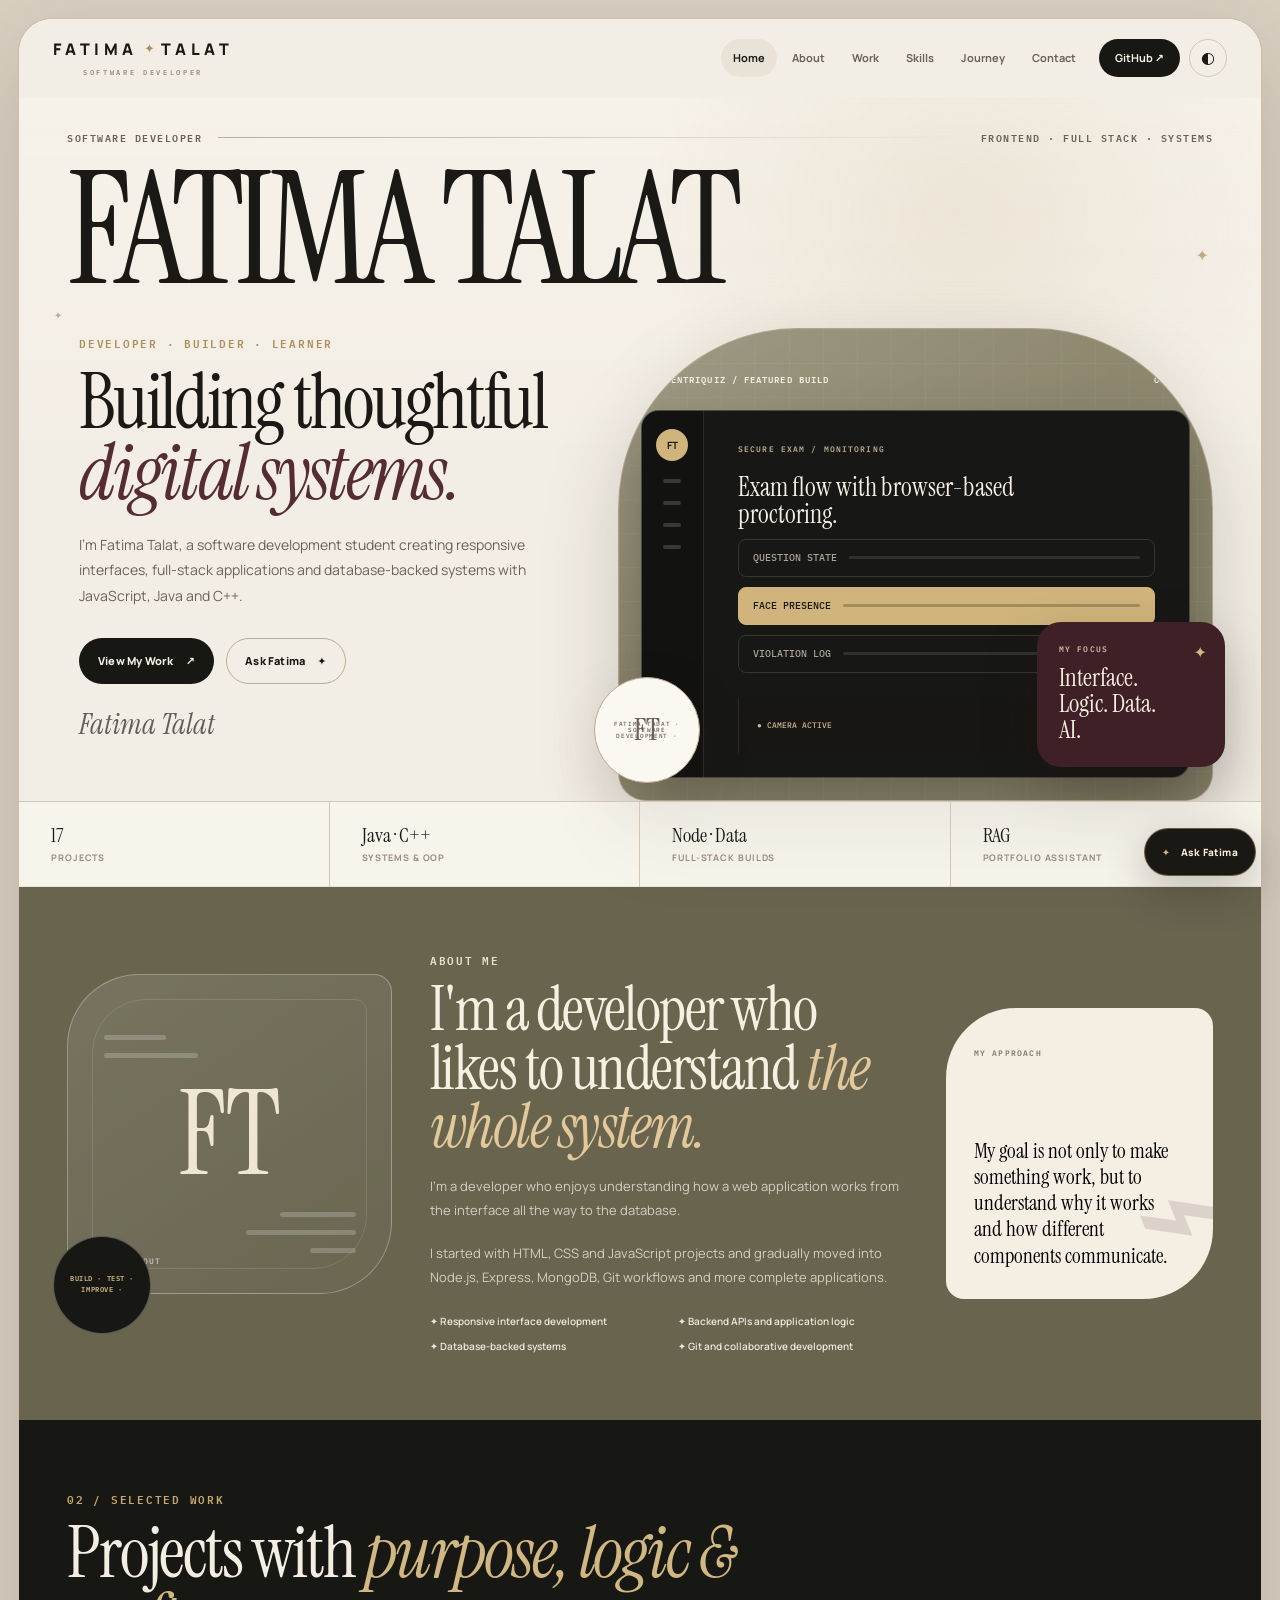
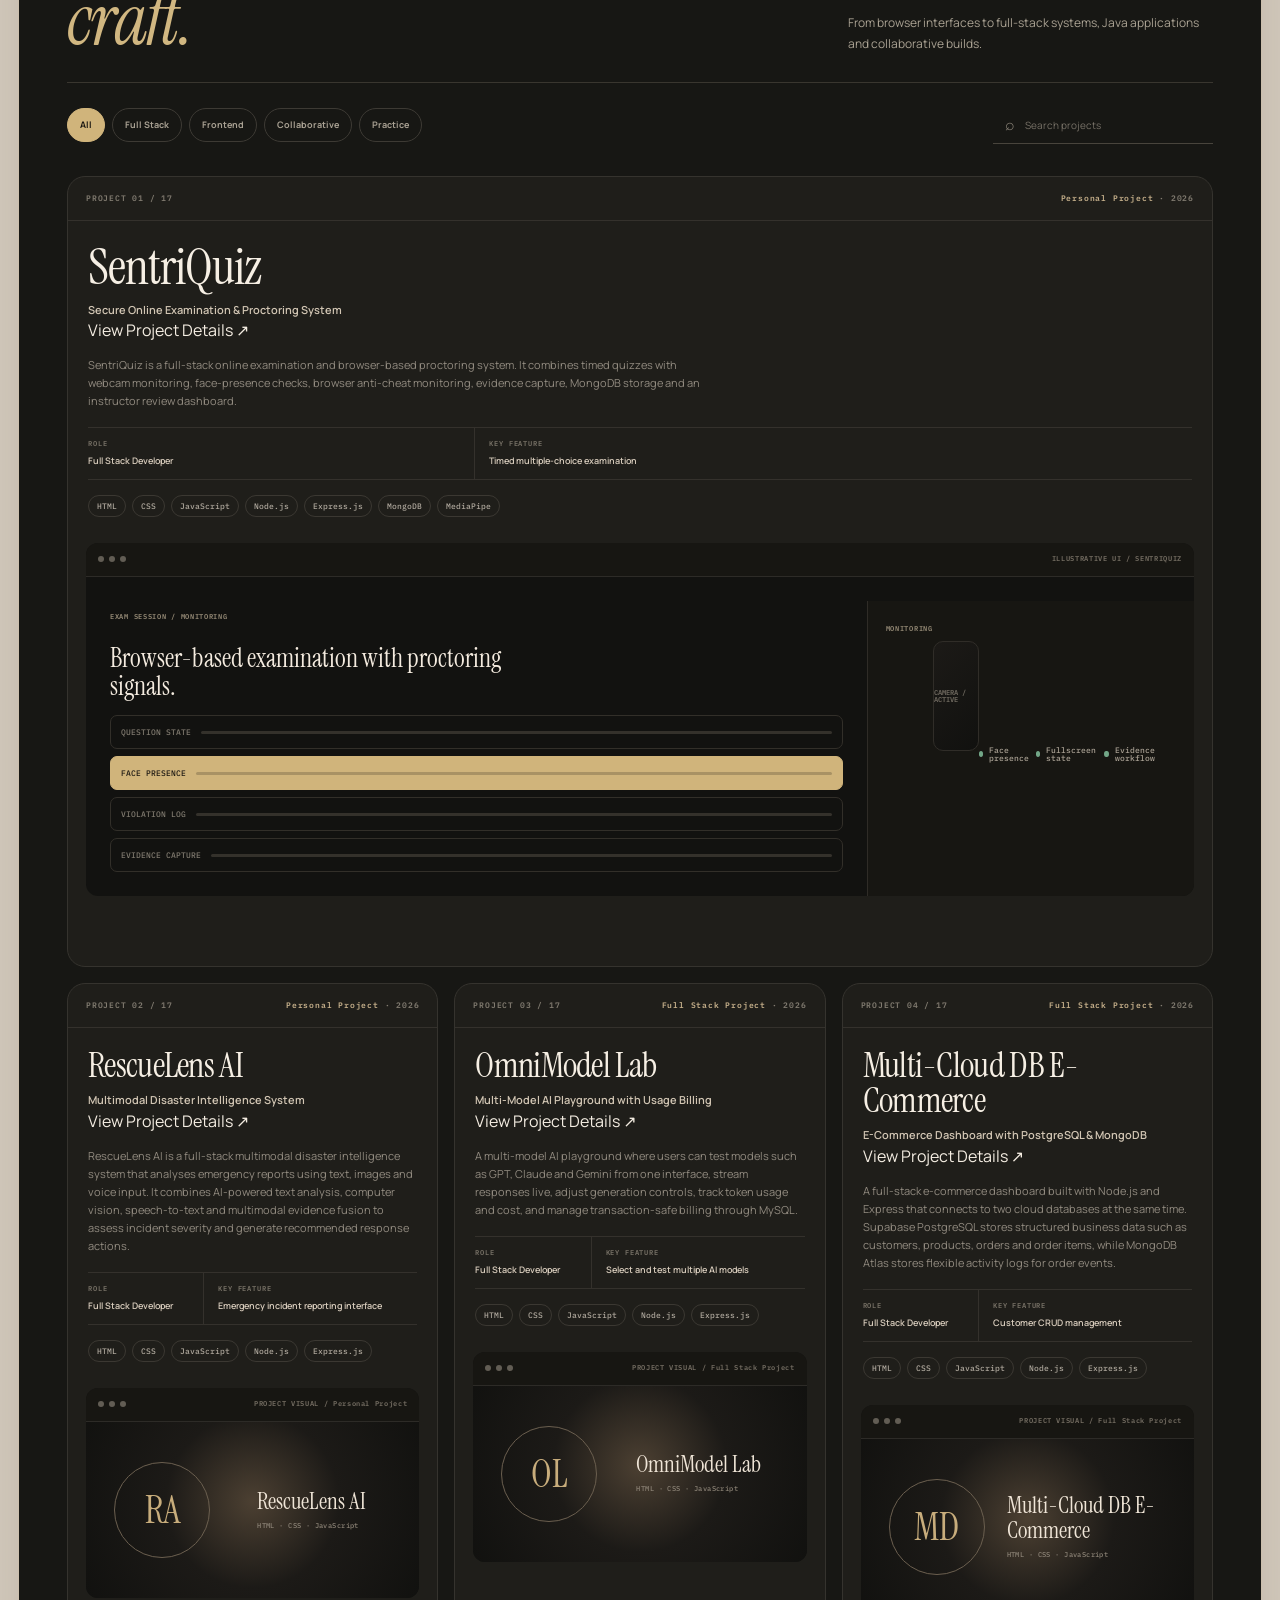
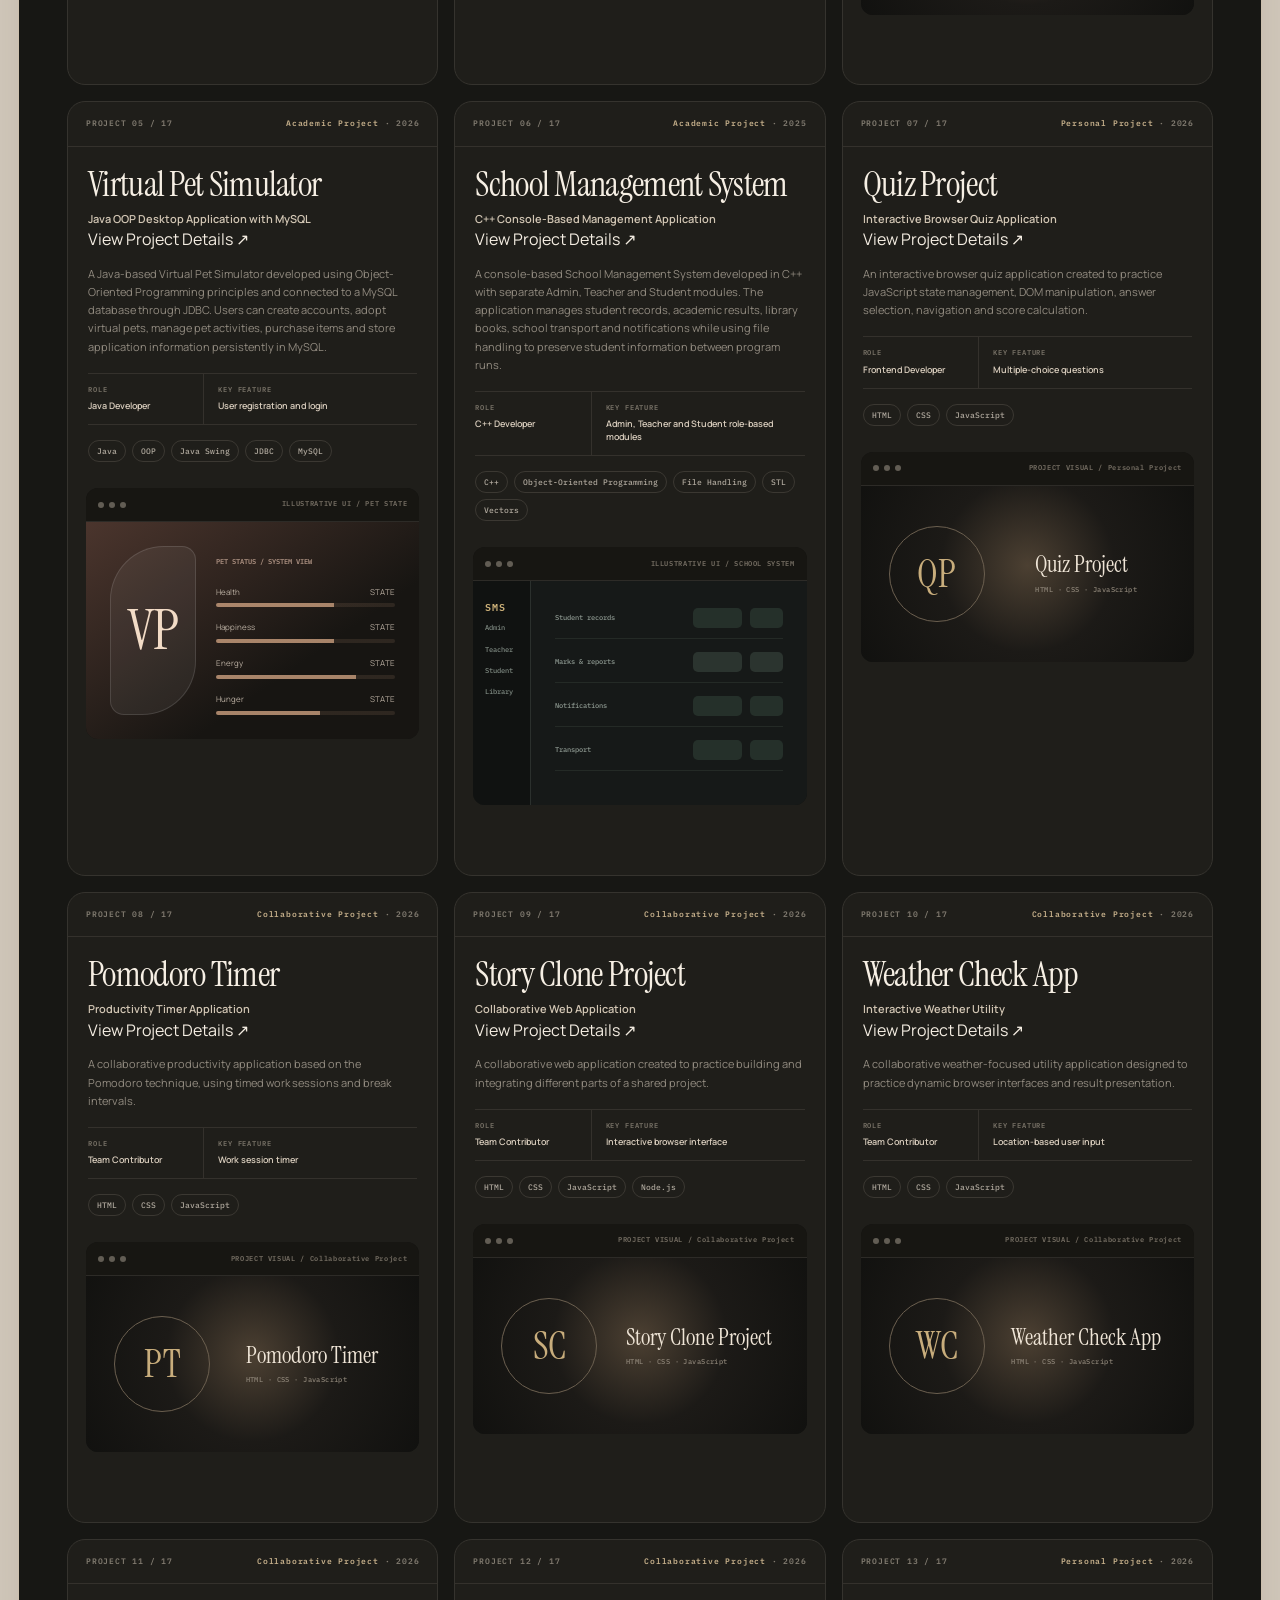
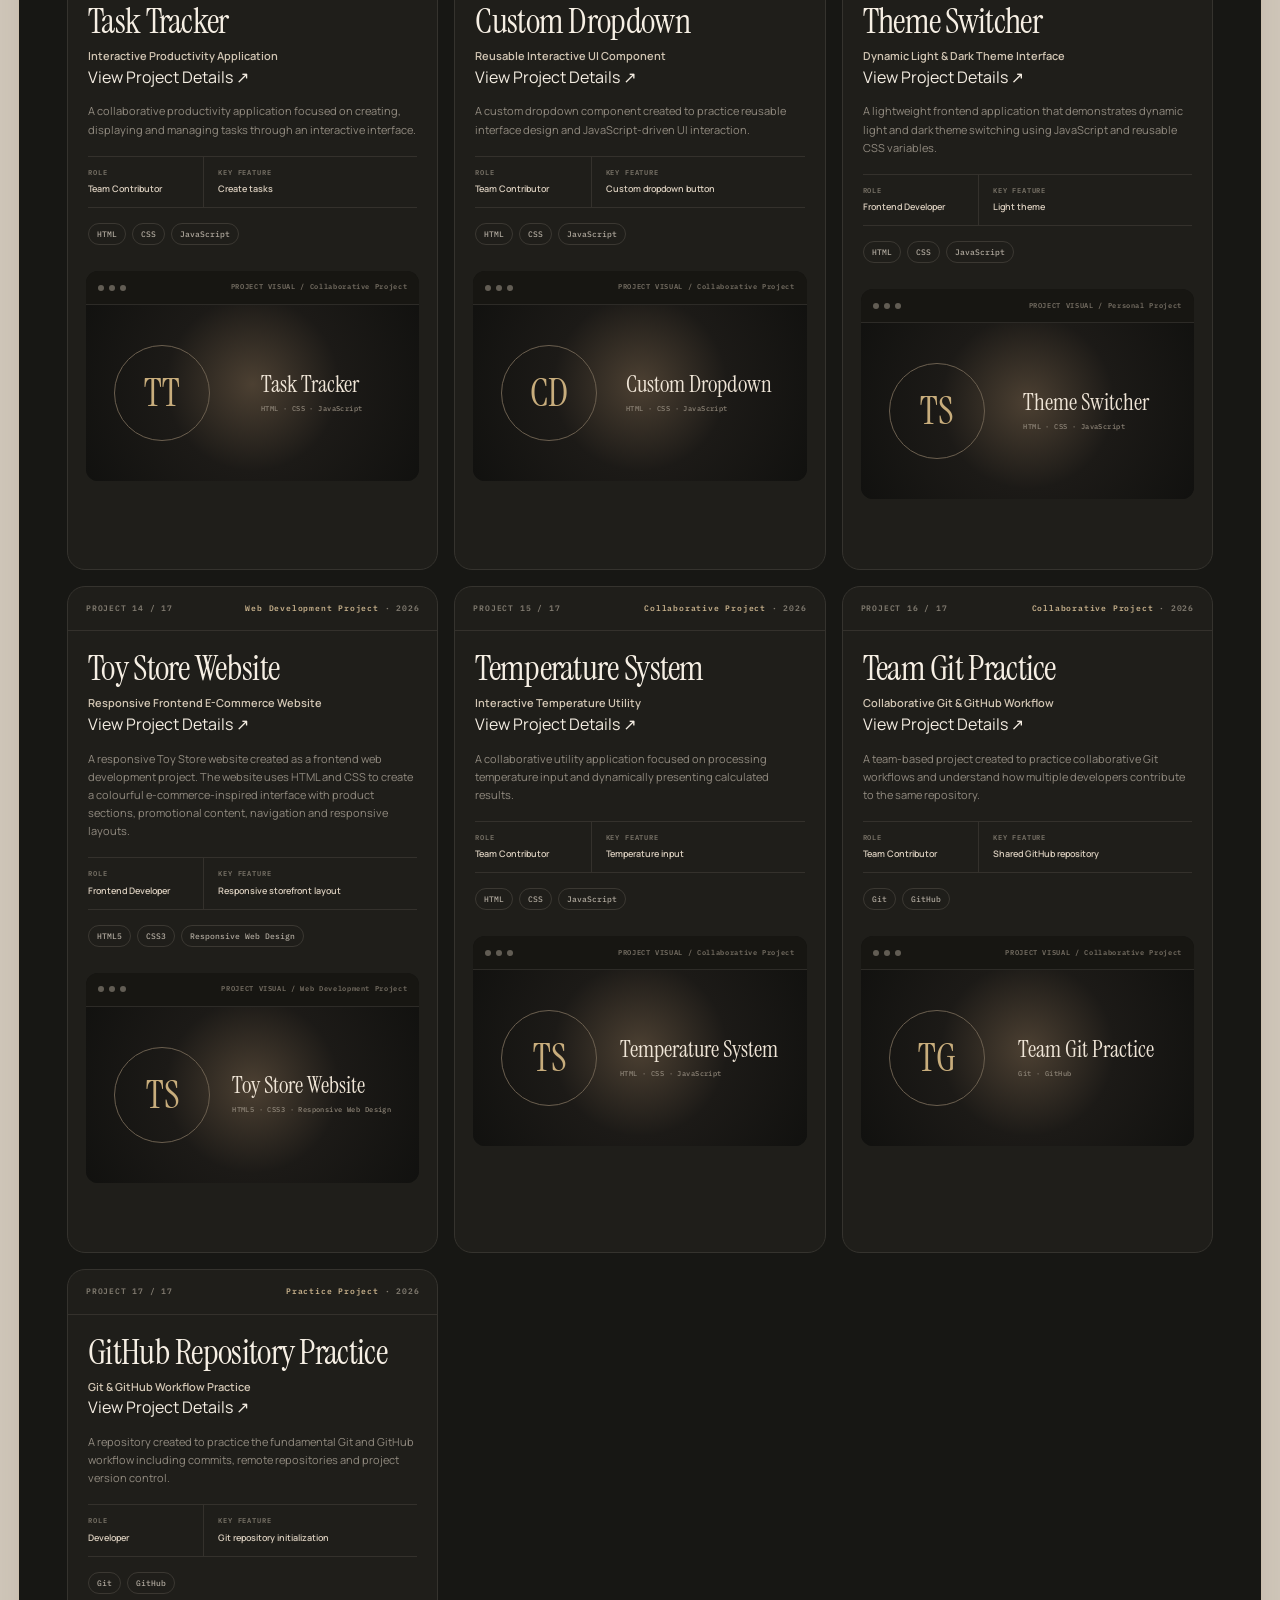
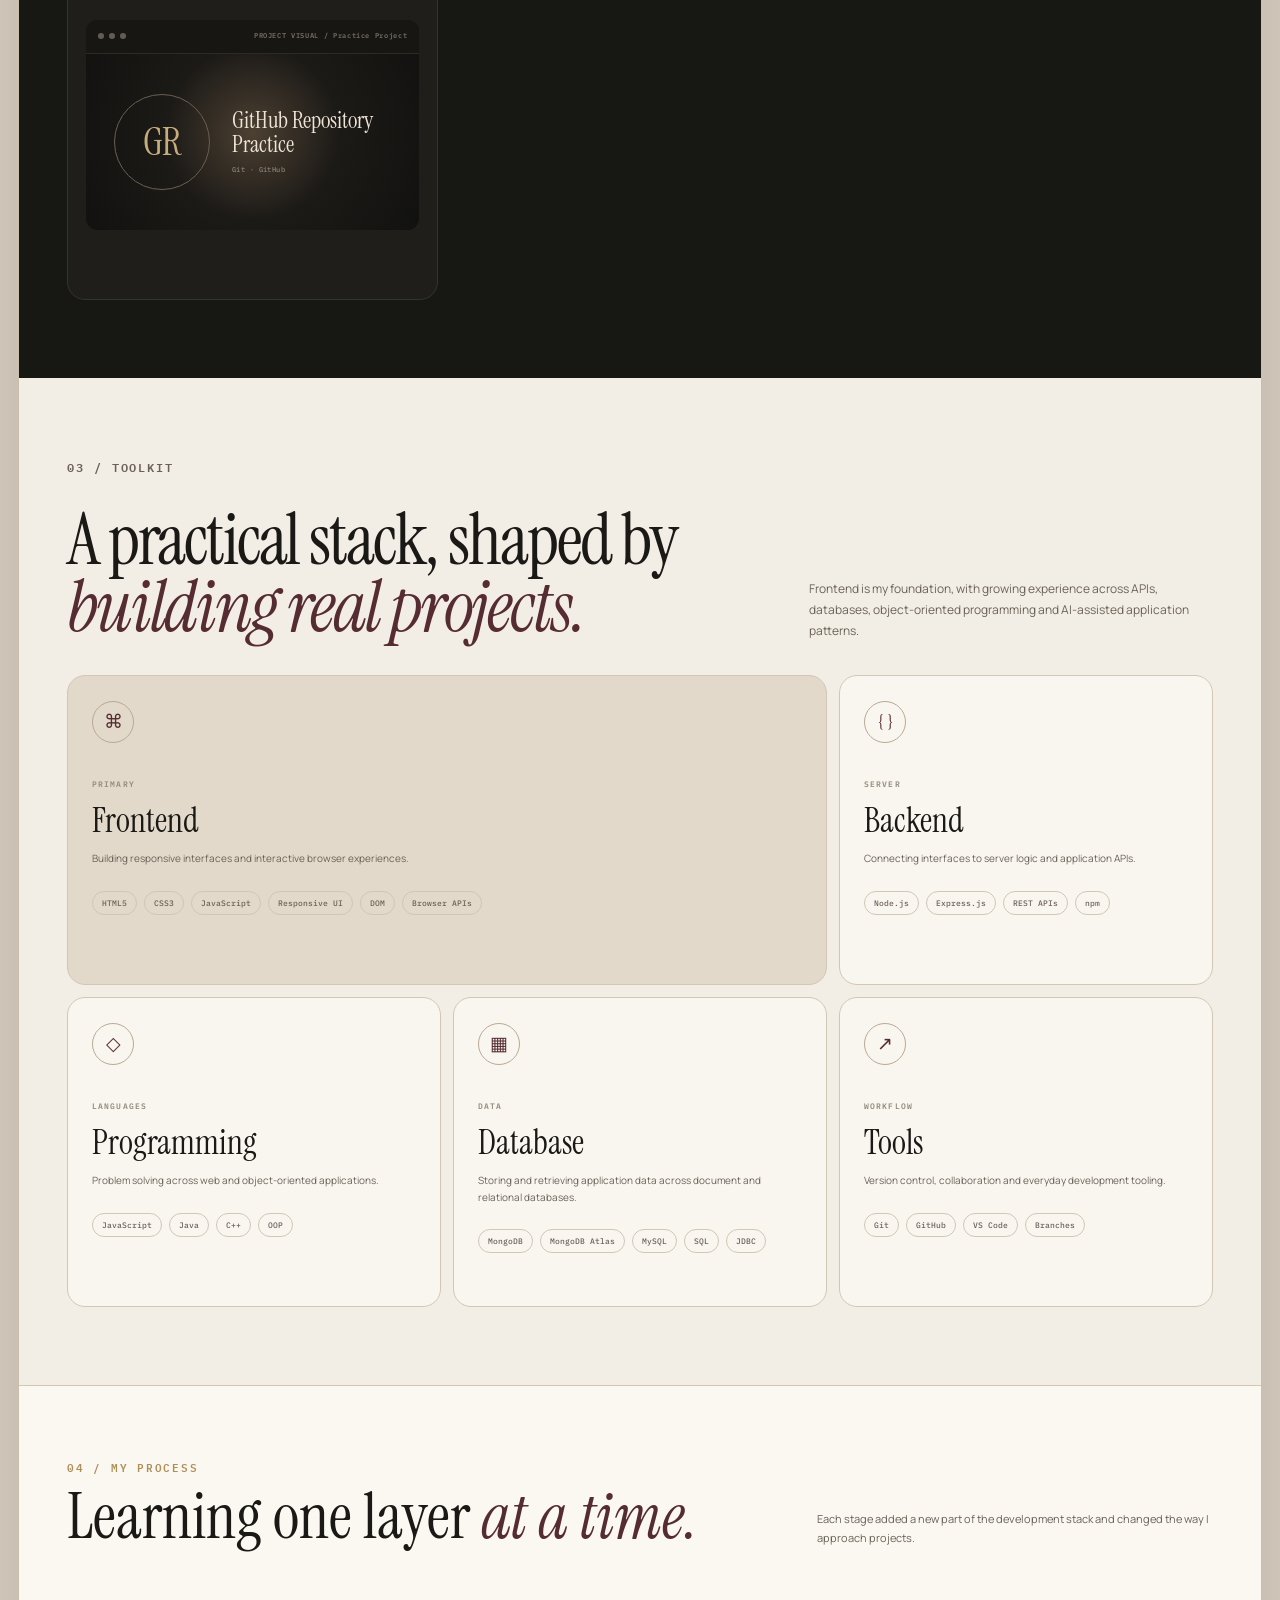
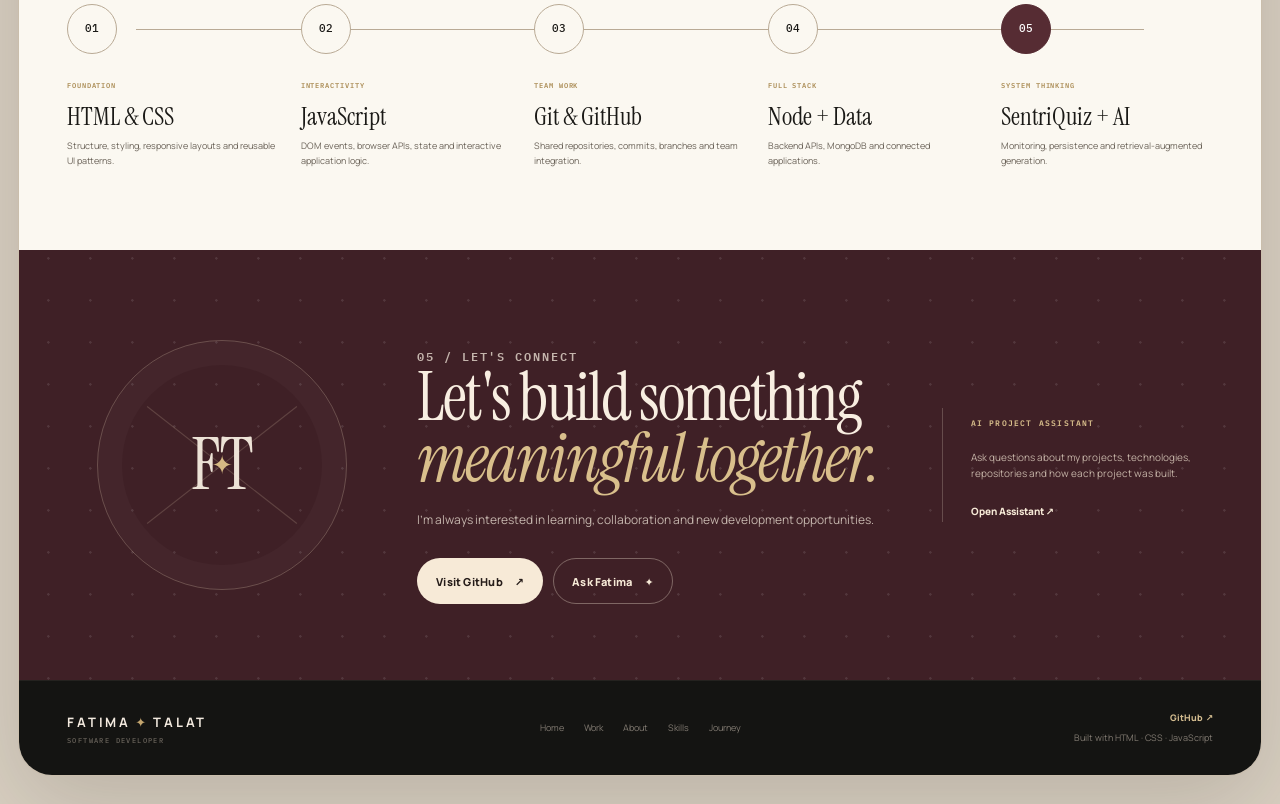
<file: index.html>
<!DOCTYPE html>
<html lang="en" data-theme="light">
<head>
  <meta charset="UTF-8">
  <meta name="viewport" content="width=device-width, initial-scale=1.0">
  <meta name="description" content="Fatima Talat - Software developer portfolio featuring frontend, full-stack, Java, C++ and database projects.">
  <meta name="theme-color" content="#f3eee5">
  <title>Fatima Talat | Software Developer</title>

  <script>
    (() => {
      const saved = localStorage.getItem("portfolio-theme");
      const preferred = window.matchMedia && window.matchMedia("(prefers-color-scheme: dark)").matches ? "dark" : "light";
      document.documentElement.dataset.theme = saved || preferred;
    })();
  </script>

  <link rel="preconnect" href="https://fonts.googleapis.com">
  <link rel="preconnect" href="https://fonts.gstatic.com" crossorigin>
  <link href="https://fonts.googleapis.com/css2?family=IBM+Plex+Mono:wght@400;500;600&family=Instrument+Serif:ital@0;1&family=Manrope:wght@400;500;600;700;800&display=swap" rel="stylesheet">

  <link rel="stylesheet" href="styles.css">
  <link rel="stylesheet" href="chatbox.css">
</head>
<body>
  <a class="skip-link" href="#mainContent">Skip to content</a>
  <div class="scroll-progress" id="scrollProgress" aria-hidden="true"></div>

  <div class="site-frame">
    <header class="site-header" id="siteHeader">
      <div class="nav-shell">
        <a class="brand" href="#home" aria-label="Fatima Talat home">
          <span class="brand-word">FATIMA</span>
          <span class="brand-star">✦</span>
          <span class="brand-word">TALAT</span>
          <small>SOFTWARE DEVELOPER</small>
        </a>

        <button class="mobile-menu-button" id="mobileMenuButton" type="button" aria-label="Open navigation" aria-expanded="false" aria-controls="navMenu">
          <span></span><span></span><span></span>
        </button>

        <nav class="nav-menu" id="navMenu" aria-label="Primary navigation">
          <a class="nav-link active" href="#home">Home</a>
          <a class="nav-link" href="#about">About</a>
          <a class="nav-link" href="#projects">Work</a>
          <a class="nav-link" href="#skills">Skills</a>
          <a class="nav-link" href="#journey">Journey</a>
          <a class="nav-link" href="#contact">Contact</a>
          <a class="nav-github" href="https://github.com/fatimatalat98" target="_blank" rel="noopener noreferrer">GitHub ↗</a>
          <button class="theme-button" id="themeButton" type="button" aria-label="Switch color theme" title="Switch color theme"><span id="themeIcon">◐</span></button>
        </nav>
      </div>
    </header>

    <main id="mainContent">
      <section class="hero-section" id="home">
        <div class="hero-ornament hero-ornament-a" aria-hidden="true">✦</div>
        <div class="hero-ornament hero-ornament-b" aria-hidden="true">✦</div>
        <div class="hero-kicker reveal">
          <span>SOFTWARE DEVELOPER</span>
          <span class="hero-rule"></span>
          <span>FRONTEND · FULL STACK · SYSTEMS</span>
        </div>

        <div class="hero-title-wrap reveal">
          <div class="hero-super">FATIMA TALAT</div>
          <div class="hero-grid">
            <div class="hero-copy">
              <p class="hero-label">DEVELOPER · BUILDER · LEARNER</p>
              <h1>Building thoughtful <em>digital systems.</em></h1>
              <p class="hero-lead">I'm Fatima Talat, a software development student creating responsive interfaces, full-stack applications and database-backed systems with JavaScript, Java and C++.</p>
              <div class="hero-actions">
                <a class="button button-dark" href="#projects">View My Work <span>↗</span></a>
                <button class="button button-link" type="button" data-open-chat>Ask Fatima <span>✦</span></button>
              </div>
              <div class="hero-signature">Fatima Talat</div>
            </div>

            <div class="hero-showcase" aria-label="Featured project preview">
              <div class="hero-showcase-arch">
                <div class="hero-preview-top">
                  <span>SENTRIQUIZ / FEATURED BUILD</span>
                  <span>01</span>
                </div>
                <div class="hero-preview-screen">
                  <div class="hero-preview-sidebar">
                    <b>FT</b>
                    <span></span><span></span><span></span><span></span>
                  </div>
                  <div class="hero-preview-main">
                    <div class="preview-eyebrow">SECURE EXAM / MONITORING</div>
                    <div class="preview-heading">Exam flow with browser-based proctoring.</div>
                    <div class="preview-answer">QUESTION STATE <i></i></div>
                    <div class="preview-answer active">FACE PRESENCE <i></i></div>
                    <div class="preview-answer">VIOLATION LOG <i></i></div>
                    <div class="preview-monitor"><span>● CAMERA ACTIVE</span><span>FULLSCREEN</span></div>
                  </div>
                </div>
              </div>

              <div class="hero-float-card">
                <span>MY FOCUS</span>
                <strong>Interface.<br>Logic. Data.<br>AI.</strong>
                <i>✦</i>
              </div>

              <div class="hero-stamp" aria-hidden="true">
                <span>FATIMA TALAT · SOFTWARE DEVELOPMENT ·</span>
                <b>FT</b>
              </div>
            </div>
          </div>
        </div>

        <div class="hero-facts reveal" aria-label="Portfolio highlights">
          <div><strong>17</strong><span>Projects</span></div>
          <div><strong>Java · C++</strong><span>Systems & OOP</span></div>
          <div><strong>Node · Data</strong><span>Full-stack Builds</span></div>
          <div><strong>RAG</strong><span>Portfolio Assistant</span></div>
        </div>
      </section>

      <section class="about-section section" id="about">
        <div class="about-grid reveal">
          <div class="about-art" aria-hidden="true">
            <div class="about-frame">
              <div class="about-monogram">FT</div>
              <div class="about-code-line line-1"></div>
              <div class="about-code-line line-2"></div>
              <div class="about-code-line line-3"></div>
              <div class="about-code-line line-4"></div>
              <div class="about-code-line line-5"></div>
              <div class="about-corner">01 / ABOUT</div>
            </div>
            <div class="about-seal">BUILD · TEST · IMPROVE ·</div>
          </div>

          <div class="about-copy">
            <p class="section-kicker section-kicker-light">About Me</p>
            <h2>I'm a developer who likes to understand <em>the whole system.</em></h2>
            <p>I'm a developer who enjoys understanding how a web application works from the interface all the way to the database.</p>
            <p>I started with HTML, CSS and JavaScript projects and gradually moved into Node.js, Express, MongoDB, Git workflows and more complete applications.</p>
            <div class="about-points">
              <span>✦ Responsive interface development</span>
              <span>✦ Backend APIs and application logic</span>
              <span>✦ Database-backed systems</span>
              <span>✦ Git and collaborative development</span>
            </div>
          </div>

          <aside class="about-note">
            <span>MY APPROACH</span>
            <p>My goal is not only to make something work, but to understand why it works and how different components communicate.</p>
            <div class="note-flower" aria-hidden="true">⌁</div>
          </aside>
        </div>
      </section>

      <section class="projects-section section" id="projects">
        <div class="projects-heading reveal">
          <div>
            <p class="section-kicker section-kicker-dark">02 / SELECTED WORK</p>
            <h2>Projects with <em>purpose, logic & craft.</em></h2>
          </div>
          <p>From browser interfaces to full-stack systems, Java applications and collaborative builds.</p>
        </div>

        <div class="project-controls reveal">
          <div class="project-filters" aria-label="Project filters">
            <button class="filter-button active" data-filter="all" type="button">All</button>
            <button class="filter-button" data-filter="fullstack" type="button">Full Stack</button>
            <button class="filter-button" data-filter="frontend" type="button">Frontend</button>
            <button class="filter-button" data-filter="collab" type="button">Collaborative</button>
            <button class="filter-button" data-filter="practice" type="button">Practice</button>
          </div>
          <label class="project-search" for="projectSearch"><span>⌕</span><input id="projectSearch" type="search" placeholder="Search projects" autocomplete="off"></label>
        </div>

        <div class="project-grid" id="projectGrid" aria-live="polite"></div>
        <div class="project-archive" id="projectArchive" hidden></div>
      </section>

      <section class="skills-section section" id="skills">
        <div class="skills-header reveal">
          <p class="section-kicker">03 / TOOLKIT</p>
          <h2>A practical stack, shaped by <em>building real projects.</em></h2>
          <p>Frontend is my foundation, with growing experience across APIs, databases, object-oriented programming and AI-assisted application patterns.</p>
        </div>

        <div class="skills-grid reveal">
          <article class="skill-card skill-card-featured">
            <div class="skill-icon">⌘</div><span>PRIMARY</span><h3>Frontend</h3>
            <p>Building responsive interfaces and interactive browser experiences.</p>
            <ul><li>HTML5</li><li>CSS3</li><li>JavaScript</li><li>Responsive UI</li><li>DOM</li><li>Browser APIs</li></ul>
          </article>
          <article class="skill-card">
            <div class="skill-icon">{ }</div><span>SERVER</span><h3>Backend</h3>
            <p>Connecting interfaces to server logic and application APIs.</p>
            <ul><li>Node.js</li><li>Express.js</li><li>REST APIs</li><li>npm</li></ul>
          </article>
          <article class="skill-card">
            <div class="skill-icon">◇</div><span>LANGUAGES</span><h3>Programming</h3>
            <p>Problem solving across web and object-oriented applications.</p>
            <ul><li>JavaScript</li><li>Java</li><li>C++</li><li>OOP</li></ul>
          </article>
          <article class="skill-card">
            <div class="skill-icon">▦</div><span>DATA</span><h3>Database</h3>
            <p>Storing and retrieving application data across document and relational databases.</p>
            <ul><li>MongoDB</li><li>MongoDB Atlas</li><li>MySQL</li><li>SQL</li><li>JDBC</li></ul>
          </article>
          <article class="skill-card">
            <div class="skill-icon">↗</div><span>WORKFLOW</span><h3>Tools</h3>
            <p>Version control, collaboration and everyday development tooling.</p>
            <ul><li>Git</li><li>GitHub</li><li>VS Code</li><li>Branches</li></ul>
          </article>
        </div>
      </section>

      <section class="journey-section section" id="journey">
        <div class="journey-title reveal">
          <div><p class="section-kicker">04 / MY PROCESS</p><h2>Learning one layer <em>at a time.</em></h2></div>
          <p>Each stage added a new part of the development stack and changed the way I approach projects.</p>
        </div>
        <div class="journey-line reveal">
          <article><div class="journey-number">01</div><span>FOUNDATION</span><h3>HTML & CSS</h3><p>Structure, styling, responsive layouts and reusable UI patterns.</p></article>
          <article><div class="journey-number">02</div><span>INTERACTIVITY</span><h3>JavaScript</h3><p>DOM events, browser APIs, state and interactive application logic.</p></article>
          <article><div class="journey-number">03</div><span>TEAM WORK</span><h3>Git & GitHub</h3><p>Shared repositories, commits, branches and team integration.</p></article>
          <article><div class="journey-number">04</div><span>FULL STACK</span><h3>Node + Data</h3><p>Backend APIs, MongoDB and connected applications.</p></article>
          <article><div class="journey-number">05</div><span>SYSTEM THINKING</span><h3>SentriQuiz + AI</h3><p>Monitoring, persistence and retrieval-augmented generation.</p></article>
        </div>
      </section>

      <section class="contact-section section" id="contact">
        <div class="contact-art" aria-hidden="true">
          <div class="contact-orbit"></div>
          <span class="contact-star">✦</span>
          <span class="contact-ft">FT</span>
        </div>
        <div class="contact-copy reveal">
          <p class="section-kicker section-kicker-light">05 / LET'S CONNECT</p>
          <h2>Let's build something <em>meaningful together.</em></h2>
          <p>I'm always interested in learning, collaboration and new development opportunities.</p>
          <div class="contact-actions">
            <a class="button button-cream" href="https://github.com/fatimatalat98" target="_blank" rel="noopener noreferrer">Visit GitHub <span>↗</span></a>
            <button class="button button-outline-light" type="button" data-open-chat>Ask Fatima <span>✦</span></button>
          </div>
        </div>
        <div class="contact-side reveal">
          <span>AI PROJECT ASSISTANT</span>
          <p>Ask questions about my projects, technologies, repositories and how each project was built.</p>
          <button type="button" data-open-chat>Open Assistant ↗</button>
        </div>
      </section>
    </main>

    <footer class="site-footer">
      <div class="footer-brand"><strong>FATIMA<span>✦</span>TALAT</strong><small>SOFTWARE DEVELOPER</small></div>
      <nav aria-label="Footer navigation"><a href="#home">Home</a><a href="#projects">Work</a><a href="#about">About</a><a href="#skills">Skills</a><a href="#journey">Journey</a></nav>
      <div class="footer-end"><a href="https://github.com/fatimatalat98" target="_blank" rel="noopener noreferrer">GitHub ↗</a><span>Built with HTML · CSS · JavaScript</span></div>
    </footer>
  </div>

  <button class="back-to-top" id="backToTop" type="button" aria-label="Back to top">↑</button>

  <button class="chat-launcher" id="chatLauncher" type="button" aria-label="Open Fatima's portfolio assistant" aria-expanded="false" aria-controls="chatPanel"><span class="chat-launcher-icon">✦</span><span>Ask Fatima</span></button>
  <section class="chat-panel" id="chatPanel" aria-hidden="true" aria-label="Fatima portfolio assistant">
    <header class="chat-header">
      <div class="chat-header-info"><div class="assistant-avatar">FT</div><div><div class="chat-title-row"><h2>Ask Fatima</h2><span class="ai-badge">RAG</span></div><div class="assistant-status"><span class="status-dot"></span><span>Ask about my work</span></div></div></div>
      <button class="chat-close" id="chatClose" type="button" aria-label="Close portfolio assistant">×</button>
    </header>
    <div class="chat-messages" id="chatMessages" role="log" aria-live="polite">
      <article class="message assistant-message"><div class="message-avatar">FT</div><div class="message-content"><div class="message-bubble"><p>Hi! I'm Fatima's project assistant. Ask me about her projects, skills, technologies, repositories or how a project was built.</p></div></div></article>
      <div class="suggested-questions" id="suggestedQuestions"><p class="suggestions-title">Try asking</p><button type="button" class="suggestion-button" data-question="Tell me about SentriQuiz.">Tell me about SentriQuiz</button><button type="button" class="suggestion-button" data-question="What Java project has Fatima built?">Java project</button><button type="button" class="suggestion-button" data-question="Which projects use MongoDB?">MongoDB projects</button><button type="button" class="suggestion-button" data-question="Which projects have GitHub links?">GitHub repositories</button></div>
    </div>
    <div class="chat-error" id="chatError" role="alert" hidden></div>
    <footer class="chat-footer"><form class="chat-form" id="chatForm"><label class="chat-sr-only" for="chatInput">Ask Fatima's project assistant</label><textarea id="chatInput" class="chat-input" placeholder="Ask about projects or skills..." rows="1" maxlength="1000"></textarea><button class="send-button" id="sendButton" type="submit" aria-label="Send message"><svg viewBox="0 0 24 24" aria-hidden="true"><path d="M12 19V5M6.5 10.5 12 5l5.5 5.5"></path></svg></button></form><p class="chat-disclaimer">Answers are generated from Fatima's portfolio data.</p></footer>
  </section>

  <script src="projects.js"></script>
  <script src="script.js"></script>
  <script src="chatbox.js"></script>
</body>
</html>
</file>
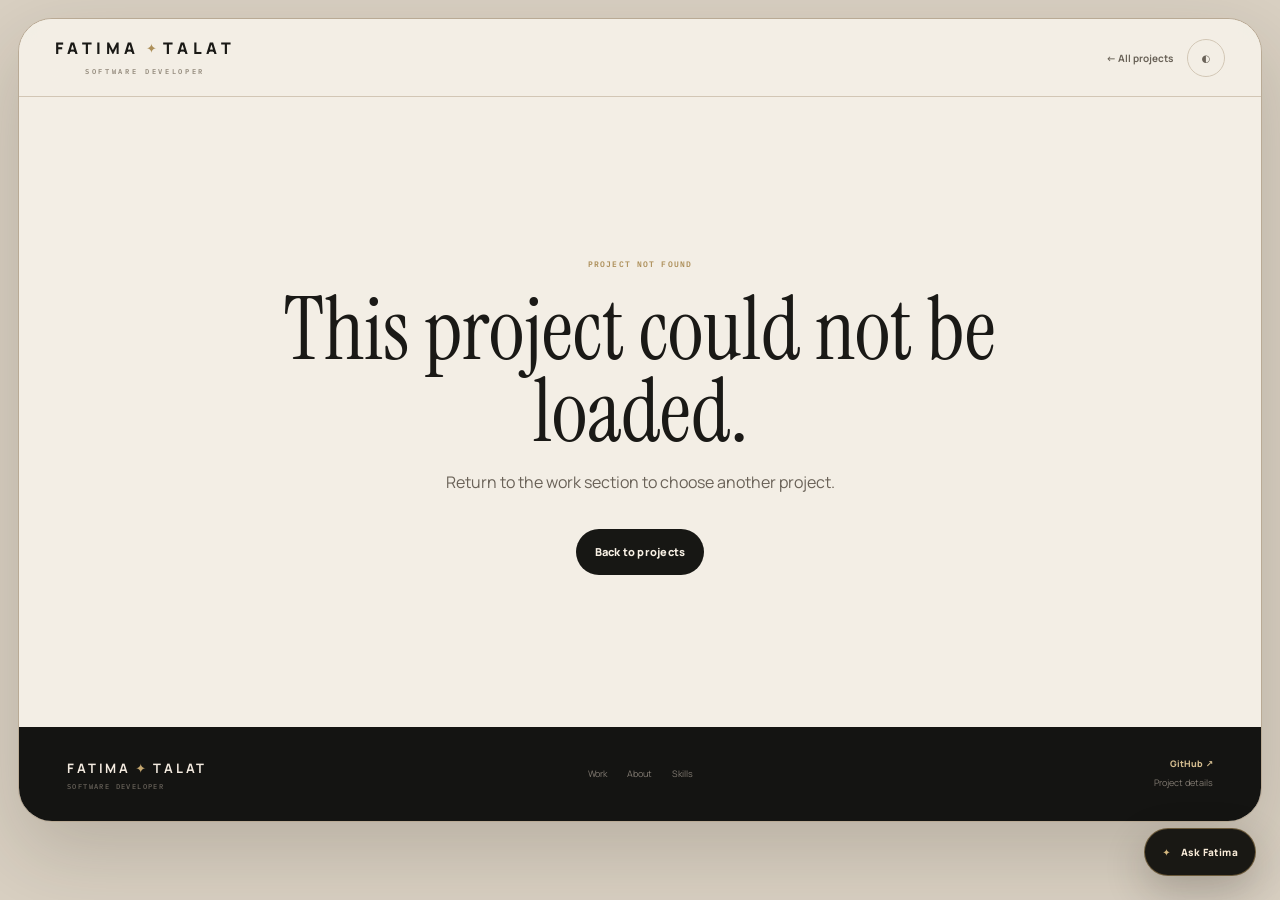
<file: project.html>
<!DOCTYPE html>
<html lang="en" data-theme="light">
<head>
  <meta charset="UTF-8">
  <meta name="viewport" content="width=device-width, initial-scale=1.0">
  <meta name="description" content="Fatima Talat project details and development journey">
  <meta name="theme-color" content="#f3eee5">
  <title>Project Details | Fatima Talat</title>

  <script>
    (() => {
      const saved = localStorage.getItem("portfolio-theme");
      const preferred = window.matchMedia && window.matchMedia("(prefers-color-scheme: dark)").matches ? "dark" : "light";
      document.documentElement.dataset.theme = saved || preferred;
    })();
  </script>

  <link rel="preconnect" href="https://fonts.googleapis.com">
  <link rel="preconnect" href="https://fonts.gstatic.com" crossorigin>
  <link href="https://fonts.googleapis.com/css2?family=IBM+Plex+Mono:wght@400;500;600&family=Instrument+Serif:ital@0;1&family=Manrope:wght@400;500;600;700;800&display=swap" rel="stylesheet">

  <link rel="stylesheet" href="styles.css">
  <link rel="stylesheet" href="project.css">
  <link rel="stylesheet" href="chatbox.css">
</head>
<body class="case-body">
  <a class="skip-link" href="#projectPage">Skip to project details</a>
  <div class="case-frame">
    <header class="case-header">
      <a class="brand" href="index.html#home" aria-label="Back to Fatima Talat home">
        <span class="brand-word">FATIMA</span><span class="brand-star">✦</span><span class="brand-word">TALAT</span><small>SOFTWARE DEVELOPER</small>
      </a>
      <div class="case-nav-actions">
        <a href="index.html#projects">← All projects</a>
        <button class="theme-button case-theme" id="themeButton" type="button" aria-label="Switch color theme" title="Switch color theme"><span id="themeIcon">◐</span></button>
      </div>
    </header>
    <main id="projectPage"></main>
    <footer class="site-footer case-footer">
      <div class="footer-brand"><strong>FATIMA<span>✦</span>TALAT</strong><small>SOFTWARE DEVELOPER</small></div>
      <nav><a href="index.html#projects">Work</a><a href="index.html#about">About</a><a href="index.html#skills">Skills</a></nav>
      <div class="footer-end"><a href="https://github.com/fatimatalat98" target="_blank" rel="noopener noreferrer">GitHub ↗</a><span>Project details</span></div>
    </footer>
  </div>
  <button class="chat-launcher" id="chatLauncher" type="button" aria-label="Open Fatima's portfolio assistant" aria-expanded="false" aria-controls="chatPanel"><span class="chat-launcher-icon">✦</span><span>Ask Fatima</span></button>
  <section class="chat-panel" id="chatPanel" aria-hidden="true" aria-label="Fatima portfolio assistant">
    <header class="chat-header">
      <div class="chat-header-info"><div class="assistant-avatar">FT</div><div><div class="chat-title-row"><h2>Ask Fatima</h2><span class="ai-badge">RAG</span></div><div class="assistant-status"><span class="status-dot"></span><span>Ask about this portfolio</span></div></div></div>
      <button class="chat-close" id="chatClose" type="button" aria-label="Close portfolio assistant">×</button>
    </header>
    <div class="chat-messages" id="chatMessages" role="log" aria-live="polite">
      <article class="message assistant-message"><div class="message-avatar">FT</div><div class="message-content"><div class="message-bubble"><p>Ask me about this project, Fatima's skills, technologies or GitHub repositories.</p></div></div></article>
      <div class="suggested-questions" id="suggestedQuestions"><p class="suggestions-title">Try asking</p><button type="button" class="suggestion-button" data-question="Tell me about SentriQuiz.">SentriQuiz</button><button type="button" class="suggestion-button" data-question="What technologies does Fatima know?">Technologies</button><button type="button" class="suggestion-button" data-question="Which projects have GitHub links?">GitHub repositories</button></div>
    </div>
    <div class="chat-error" id="chatError" role="alert" hidden></div>
    <footer class="chat-footer"><form class="chat-form" id="chatForm"><label class="chat-sr-only" for="chatInput">Ask Fatima's portfolio assistant</label><textarea id="chatInput" class="chat-input" placeholder="Ask about projects or skills..." rows="1" maxlength="1000"></textarea><button class="send-button" id="sendButton" type="submit" aria-label="Send message"><svg viewBox="0 0 24 24" aria-hidden="true"><path d="M12 19V5M6.5 10.5 12 5l5.5 5.5"></path></svg></button></form><p class="chat-disclaimer">Answers are generated from Fatima's portfolio data.</p></footer>
  </section>

  <script src="projects.js"></script>
  <script src="project.js"></script>
  <script src="chatbox.js"></script>
</body>
</html>
</file>
<file: styles.css>
:root {
  --canvas: #d9d0c2;
  --bg: #f3eee5;
  --surface: #fbf8f1;
  --surface-2: #e2d9ca;
  --surface-3: #c8bda9;
  --ink: #1a1916;
  --ink-soft: #6a6258;
  --ink-faint: #958b7e;
  --line: #d2c6b5;
  --line-strong: #b9aa95;
  --merlot: #562c33;
  --merlot-deep: #3f2026;
  --olive: #8c876d;
  --olive-deep: #68644e;
  --brass: #ad8f59;
  --charcoal: #171714;
  --charcoal-2: #22211d;
  --cream: #f7f0e4;
  --success: #4b8b68;
  --shadow-soft: 0 20px 60px rgba(55, 43, 31, 0.10);
  --shadow-strong: 0 30px 80px rgba(31, 25, 19, 0.18);
  --frame-radius: 34px;
  --radius-lg: 28px;
  --radius-md: 20px;
  --radius-sm: 13px;
  --max: 1380px;
}

html[data-theme="dark"] {
  --canvas: #070706;
  --bg: #100f0d;
  --surface: #171512;
  --surface-2: #211d18;
  --surface-3: #2d2821;
  --ink: #f5ede1;
  --ink-soft: #b0a698;
  --ink-faint: #7c7368;
  --line: #342f28;
  --line-strong: #4a4236;
  --merlot: #6f3a43;
  --merlot-deep: #4d252c;
  --olive: #66614b;
  --olive-deep: #4e4a38;
  --brass: #c3a36a;
  --charcoal: #090908;
  --charcoal-2: #12110f;
  --cream: #f4eadb;
  --success: #72b08d;
  --shadow-soft: 0 18px 56px rgba(0, 0, 0, 0.24);
  --shadow-strong: 0 30px 80px rgba(0, 0, 0, 0.38);
}

* { box-sizing: border-box; }
html { scroll-behavior: smooth; scroll-padding-top: 90px; }
body {
  margin: 0;
  min-width: 320px;
  color: var(--ink);
  background: var(--canvas);
  font-family: "Manrope", system-ui, sans-serif;
  line-height: 1.6;
  -webkit-font-smoothing: antialiased;
  text-rendering: optimizeLegibility;
  transition: background .25s ease, color .25s ease;
}
body.menu-open { overflow: hidden; }
::selection { background: var(--merlot); color: var(--cream); }
a { color: inherit; text-decoration: none; }
button, input, textarea { font: inherit; }
button { color: inherit; }
img, svg { display: block; max-width: 100%; }

.site-frame {
  width: min(calc(100% - 36px), var(--max));
  margin: 18px auto 28px;
  overflow: clip;
  border: 1px solid color-mix(in srgb, var(--line-strong) 70%, transparent);
  border-radius: var(--frame-radius);
  background: var(--bg);
  box-shadow: 0 28px 90px rgba(34, 25, 17, .16);
  transition: background .25s ease, border-color .25s ease;
}

.scroll-progress {
  position: fixed;
  inset: 0 auto auto 0;
  z-index: 4000;
  width: 0;
  height: 3px;
  background: linear-gradient(90deg, var(--brass), var(--merlot));
}

.section { position: relative; }
.section-kicker {
  margin: 0 0 14px;
  color: var(--brass);
  font: 600 11px/1.2 "IBM Plex Mono", monospace;
  letter-spacing: .16em;
  text-transform: uppercase;
}
.section-kicker-light { color: #efe1c9; }
.section-kicker-dark { color: #c7a86d; }

/* NAV */
.site-header {
  position: sticky;
  top: 0;
  z-index: 2000;
  padding: 0 34px;
  background: color-mix(in srgb, var(--bg) 94%, transparent);
  backdrop-filter: blur(16px);
  transition: background .2s ease, box-shadow .2s ease;
}
.site-header.scrolled { box-shadow: 0 1px 0 color-mix(in srgb, var(--line) 80%, transparent); }
.nav-shell {
  min-height: 78px;
  display: flex;
  align-items: center;
  justify-content: space-between;
  gap: 28px;
}
.brand {
  position: relative;
  display: grid;
  grid-template-columns: auto auto auto;
  align-items: center;
  gap: 6px;
  line-height: 1;
}
.brand-word {
  font-size: 16px;
  font-weight: 800;
  letter-spacing: .28em;
}
.brand-star { color: var(--brass); font-size: 13px; }
.brand small {
  grid-column: 1 / -1;
  margin-top: 6px;
  color: var(--ink-faint);
  font: 600 7px/1 "IBM Plex Mono", monospace;
  letter-spacing: .38em;
  text-align: center;
}
.nav-menu { display: flex; align-items: center; gap: 3px; }
.nav-link,
.nav-github {
  padding: 10px 12px;
  border-radius: 999px;
  color: var(--ink-soft);
  font-size: 11px;
  font-weight: 700;
  transition: color .18s ease, background .18s ease, transform .18s ease;
}
.nav-link:hover,
.nav-link.active { color: var(--ink); background: color-mix(in srgb, var(--surface-2) 55%, transparent); }
.nav-github {
  margin-left: 8px;
  padding-inline: 16px;
  color: var(--cream);
  background: var(--charcoal);
}
.nav-github:hover { transform: translateY(-1px); background: var(--merlot); }
.theme-button {
  width: 38px;
  height: 38px;
  display: grid;
  place-items: center;
  margin-left: 6px;
  border: 1px solid var(--line);
  border-radius: 50%;
  background: transparent;
  cursor: pointer;
  transition: background .18s ease, border-color .18s ease, transform .18s ease;
}
.theme-button:hover { background: var(--surface); }
.mobile-menu-button {
  display: none;
  width: 42px;
  height: 42px;
  padding: 10px;
  border: 1px solid var(--line);
  border-radius: 50%;
  background: var(--surface);
  cursor: pointer;
}
.mobile-menu-button span { display: block; width: 100%; height: 1px; margin: 5px 0; background: var(--ink); transition: transform .2s ease, opacity .2s ease; }

/* HERO */
.hero-section {
  position: relative;
  min-height: 760px;
  padding: 34px 48px 0;
  background:
    radial-gradient(circle at 76% 15%, color-mix(in srgb, var(--brass) 12%, transparent), transparent 27%),
    linear-gradient(180deg, color-mix(in srgb, var(--surface) 35%, transparent), transparent 46%),
    var(--bg);
}
.hero-section::after {
  content: "";
  position: absolute;
  inset: auto 0 0;
  height: 1px;
  background: var(--line);
}
.hero-kicker {
  display: flex;
  align-items: center;
  gap: 16px;
  color: var(--ink-soft);
  font: 600 10px/1.2 "IBM Plex Mono", monospace;
  letter-spacing: .15em;
}
.hero-rule { flex: 1; height: 1px; background: linear-gradient(90deg, var(--line-strong), transparent); }
.hero-title-wrap { position: relative; margin-top: 28px; }
.hero-super {
  position: relative;
  z-index: 0;
  color: var(--ink);
  font: 400 clamp(78px, 12.2vw, 176px)/.76 "Instrument Serif", Georgia, serif;
  letter-spacing: -.055em;
  text-transform: uppercase;
  white-space: nowrap;
  pointer-events: none;
}
.hero-grid {
  position: relative;
  z-index: 1;
  display: grid;
  grid-template-columns: minmax(0, .92fr) minmax(470px, 1.08fr);
  gap: 44px;
  align-items: end;
  margin-top: -4px;
}
.hero-copy { align-self: center; max-width: 600px; padding: 50px 0 62px 12px; }
.hero-label {
  margin: 0 0 18px;
  color: var(--brass);
  font: 600 11px/1.2 "IBM Plex Mono", monospace;
  letter-spacing: .16em;
}
.hero-copy h1 {
  margin: 0;
  max-width: 600px;
  font: 400 clamp(52px, 6vw, 86px)/.92 "Instrument Serif", Georgia, serif;
  letter-spacing: -.035em;
}
.hero-copy h1 em { display: block; color: var(--merlot); font-weight: 400; }
html[data-theme="dark"] .hero-copy h1 em { color: var(--brass); }
.hero-lead {
  max-width: 560px;
  margin: 24px 0 0;
  color: var(--ink-soft);
  font-size: 14px;
  line-height: 1.8;
}
.hero-actions { display: flex; flex-wrap: wrap; align-items: center; gap: 12px; margin-top: 30px; }
.button {
  min-height: 46px;
  display: inline-flex;
  align-items: center;
  justify-content: center;
  gap: 12px;
  padding: 0 18px;
  border: 1px solid transparent;
  border-radius: 999px;
  font-size: 11px;
  font-weight: 800;
  letter-spacing: .02em;
  cursor: pointer;
  transition: transform .18s ease, background .18s ease, border-color .18s ease, color .18s ease;
}
.button:hover { transform: translateY(-2px); }
.button-dark { color: var(--cream); background: var(--charcoal); }
.button-dark:hover { background: var(--merlot); }
.button-link { color: var(--ink); background: transparent; border-color: var(--line-strong); }
.button-link:hover { background: var(--surface); }
.hero-signature {
  margin-top: 26px;
  color: color-mix(in srgb, var(--ink) 68%, transparent);
  font: italic 400 29px/1 "Instrument Serif", Georgia, serif;
}
.hero-showcase { position: relative; min-height: 470px; display: grid; place-items: end center; }
.hero-showcase-arch {
  position: relative;
  width: min(100%, 610px);
  min-height: 430px;
  padding: 22px;
  overflow: hidden;
  border: 1px solid color-mix(in srgb, var(--line-strong) 75%, transparent);
  border-radius: 180px 180px 28px 28px;
  background:
    linear-gradient(145deg, rgba(255,255,255,.16), transparent 45%),
    var(--olive);
  box-shadow: var(--shadow-strong);
}
.hero-showcase-arch::before {
  content: "";
  position: absolute;
  inset: 0;
  opacity: .18;
  background-image: linear-gradient(rgba(255,255,255,.25) 1px, transparent 1px), linear-gradient(90deg, rgba(255,255,255,.25) 1px, transparent 1px);
  background-size: 34px 34px;
}
.hero-preview-top {
  position: relative;
  z-index: 1;
  display: flex;
  justify-content: space-between;
  align-items: center;
  padding: 24px 24px 14px;
  color: #f6eee0;
  font: 600 9px/1 "IBM Plex Mono", monospace;
  letter-spacing: .12em;
}
.hero-preview-screen {
  position: relative;
  z-index: 1;
  min-height: 318px;
  display: grid;
  grid-template-columns: 62px 1fr;
  margin-top: 12px;
  overflow: hidden;
  border: 1px solid rgba(255,255,255,.22);
  border-radius: 18px;
  background: #171715;
  box-shadow: 0 30px 60px rgba(17,15,12,.28);
}
.hero-preview-sidebar { display: flex; flex-direction: column; align-items: center; gap: 18px; padding: 18px 10px; border-right: 1px solid #2d2b26; background: #121210; }
.hero-preview-sidebar b { width: 32px; height: 32px; display: grid; place-items: center; border-radius: 50%; color: #1a1712; background: #d0b47b; font-size: 10px; }
.hero-preview-sidebar span { width: 18px; height: 4px; border-radius: 99px; background: #3c3932; }
.hero-preview-main { padding: 34px 34px 24px; color: #f5efe5; }
.preview-eyebrow { color: #b9a88d; font: 600 8px/1.2 "IBM Plex Mono", monospace; letter-spacing: .14em; }
.preview-heading { max-width: 360px; margin-top: 20px; font: 400 26px/1.05 "Instrument Serif", Georgia, serif; }
.preview-answer { height: 38px; display: flex; align-items: center; gap: 12px; margin-top: 10px; padding: 0 14px; border: 1px solid #38352f; border-radius: 8px; color: #aaa297; font: 500 10px/1 "IBM Plex Mono", monospace; }
.preview-answer i { display: block; flex: 1; height: 3px; border-radius: 999px; background: #33302b; }
.preview-answer.active { color: #1b1813; border-color: #d0b47b; background: #d0b47b; }
.preview-answer.active i { background: rgba(27,24,19,.25); }
.preview-monitor { display: flex; justify-content: space-between; margin-top: 24px; color: #cab998; font: 500 8px/1 "IBM Plex Mono", monospace; }
.hero-float-card {
  position: absolute;
  right: -12px;
  bottom: 34px;
  z-index: 4;
  width: 188px;
  padding: 23px 22px;
  border-radius: 24px;
  color: #f8efe2;
  background: var(--merlot-deep);
  box-shadow: 0 24px 54px rgba(31,22,18,.25);
}
.hero-float-card span { display: block; color: #c8b8a2; font: 600 8px/1 "IBM Plex Mono", monospace; letter-spacing: .14em; }
.hero-float-card strong { display: block; margin-top: 12px; font: 400 25px/1.05 "Instrument Serif", Georgia, serif; }
.hero-float-card i { position: absolute; top: 18px; right: 18px; color: #d6b87f; font-style: normal; }
.hero-stamp {
  position: absolute;
  left: -24px;
  bottom: 18px;
  z-index: 4;
  width: 106px;
  height: 106px;
  display: grid;
  place-items: center;
  border: 1px solid var(--line-strong);
  border-radius: 50%;
  color: var(--ink-soft);
  background: var(--surface);
  box-shadow: var(--shadow-soft);
}
.hero-stamp span { position: absolute; inset: 10px; display: grid; place-items: center; font: 500 6px/1 "IBM Plex Mono", monospace; letter-spacing: .12em; text-align: center; }
.hero-stamp b { font: 400 30px/1 "Instrument Serif", Georgia, serif; }
.hero-ornament { position: absolute; color: var(--brass); opacity: .7; }
.hero-ornament-a { top: 146px; right: 52px; }
.hero-ornament-b { top: 210px; left: 35px; font-size: 10px; }
.hero-facts {
  position: relative;
  z-index: 5;
  display: grid;
  grid-template-columns: repeat(4, 1fr);
  margin: 0 -48px;
  border-top: 1px solid var(--line);
  background: color-mix(in srgb, var(--surface) 62%, transparent);
}
.hero-facts div { padding: 22px 32px; border-right: 1px solid var(--line); }
.hero-facts div:last-child { border-right: 0; }
.hero-facts strong { display: block; font: 400 20px/1.1 "Instrument Serif", Georgia, serif; }
.hero-facts span { display: block; margin-top: 5px; color: var(--ink-faint); font-size: 9px; font-weight: 700; text-transform: uppercase; letter-spacing: .1em; }

/* ABOUT */
.about-section { margin: 0; padding: 66px 48px; color: #f7efe2; background: var(--olive-deep); }
.about-grid { display: grid; grid-template-columns: minmax(300px, .85fr) minmax(360px, 1.25fr) minmax(230px, .7fr); gap: 38px; align-items: center; }
.about-art { position: relative; min-height: 360px; }
.about-frame { position: relative; height: 320px; overflow: hidden; border: 1px solid rgba(255,255,255,.30); border-radius: 72px 18px 72px 18px; background: linear-gradient(145deg, rgba(255,255,255,.10), rgba(255,255,255,.02)); }
.about-frame::after { content: ""; position: absolute; inset: 24px; border: 1px solid rgba(255,255,255,.12); border-radius: 54px 12px 54px 12px; }
.about-monogram { position: absolute; left: 50%; top: 50%; transform: translate(-50%, -50%); font: 400 118px/1 "Instrument Serif", Georgia, serif; color: rgba(250,240,221,.92); }
.about-code-line { position: absolute; left: 36px; height: 5px; border-radius: 99px; background: rgba(255,255,255,.20); }
.line-1 { top: 60px; width: 62px; } .line-2 { top: 78px; width: 94px; } .line-3 { right: 35px; left: auto; bottom: 76px; width: 76px; } .line-4 { right: 35px; left: auto; bottom: 58px; width: 110px; } .line-5 { right: 35px; left: auto; bottom: 40px; width: 46px; }
.about-corner { position: absolute; left: 32px; bottom: 28px; font: 600 8px/1 "IBM Plex Mono", monospace; letter-spacing: .14em; color: rgba(255,255,255,.55); }
.about-seal { position: absolute; left: -14px; bottom: 0; width: 98px; height: 98px; display: grid; place-items: center; border: 1px solid rgba(255,255,255,.28); border-radius: 50%; background: var(--charcoal); color: #d4b983; font: 600 7px/1.5 "IBM Plex Mono", monospace; letter-spacing: .08em; text-align: center; }
.about-copy h2 { margin: 0; max-width: 650px; font: 400 clamp(42px, 4.8vw, 68px)/.95 "Instrument Serif", Georgia, serif; letter-spacing: -.025em; }
.about-copy h2 em { color: #e2c89a; font-weight: 400; }
.about-copy > p:not(.section-kicker) { max-width: 620px; margin: 20px 0 0; color: rgba(250,243,231,.75); font-size: 13px; line-height: 1.8; }
.about-points { display: grid; grid-template-columns: 1fr 1fr; gap: 9px 18px; margin-top: 24px; }
.about-points span { color: rgba(250,243,231,.92); font-size: 10px; font-weight: 600; }
.about-note { position: relative; min-height: 250px; padding: 30px 28px; overflow: hidden; border-radius: 70px 18px 70px 18px; color: var(--ink); background: #f4eee3; }
.about-note span { color: #887b68; font: 600 8px/1 "IBM Plex Mono", monospace; letter-spacing: .15em; }
.about-note p {     color: black; position: relative; z-index: 2; margin: 74px 0 0; font: 400 21px/1.25 "Instrument Serif", Georgia, serif; }
.note-flower { position: absolute; right: -8px; bottom: -28px; color: rgba(86,44,51,.14); font-size: 150px; transform: rotate(-22deg); }

/* PROJECTS */
.projects-section { padding: 72px 48px 78px; color: #f4ede2; background: var(--charcoal); }
.projects-heading { display: grid; grid-template-columns: 1.2fr .6fr; gap: 50px; align-items: end; padding-bottom: 28px; border-bottom: 1px solid #39362f; }
.projects-heading h2 { margin: 0; max-width: 780px; font: 400 clamp(46px, 5.6vw, 78px)/.94 "Instrument Serif", Georgia, serif; letter-spacing: -.03em; }
.projects-heading h2 em { color: #d1b781; font-weight: 400; }
.projects-heading > p { margin: 0; color: #aaa293; font-size: 12px; line-height: 1.75; }
.project-controls { display: flex; align-items: center; justify-content: space-between; gap: 20px; margin: 24px 0 32px; }
.project-filters { display: flex; flex-wrap: wrap; gap: 7px; }
.filter-button { min-height: 34px; padding: 0 12px; border: 1px solid #3d3a34; border-radius: 999px; color: #a9a193; background: transparent; font-size: 9px; font-weight: 700; cursor: pointer; transition: .18s ease; }
.filter-button:hover, .filter-button.active { color: #1a1712; border-color: #d0b47b; background: #d0b47b; }
.project-search { min-width: 220px; display: flex; align-items: center; gap: 8px; padding: 0 12px; border-bottom: 1px solid #48443c; color: #8c857a; }
.project-search input { width: 100%; height: 36px; border: 0; outline: 0; color: #eee6da; background: transparent; font-size: 10px; }
.project-search input::placeholder { color: #777167; }
.project-grid { display: grid; grid-template-columns: repeat(12, minmax(0, 1fr)); gap: 16px; }
.project-card {
  grid-column: span 4;
  min-width: 0;
  overflow: hidden;
  border: 1px solid #35332e;
  border-radius: 18px;
  background: #1f1e1a;
  transition: transform .22s ease, border-color .22s ease, background .22s ease;
}
.project-card:hover { transform: translateY(-4px); border-color: #635b4b; background: #24221e; }
.project-card.featured-primary { grid-column: span 8; }
.project-card.featured-secondary { grid-column: span 4; }
.project-card-header { display: flex; align-items: center; justify-content: space-between; gap: 12px; padding: 17px 18px; border-bottom: 1px solid #34312c; color: #817b70; font: 600 8px/1.2 "IBM Plex Mono", monospace; letter-spacing: .10em; }
.project-kind { color: #c6b08b; }
.project-card-body { display: flex; flex-direction: column; min-height: 100%; }
.project-copy { padding: 20px 20px 8px; }
.project-copy h3 { margin: 0; color: #f6efe4; font: 400 35px/1 "Instrument Serif", Georgia, serif; letter-spacing: -.02em; }
.featured-primary .project-copy h3 { font-size: clamp(42px, 4vw, 62px); }
.project-subtitle { margin: 8px 0 0; color: #d2c6b4; font-size: 11px; font-weight: 600; }
.project-summary { max-width: 620px; margin: 12px 0 0; color: #928b80; font-size: 11px; line-height: 1.65; }

.project-quick-details {
  display: grid;
  grid-template-columns: minmax(0, .7fr) minmax(0, 1.3fr);
  gap: 0;
  margin-top: 17px;
  border-top: 1px solid #34312c;
  border-bottom: 1px solid #34312c;
}
.project-quick-details > div { min-width: 0; padding: 12px 14px 12px 0; }
.project-quick-details > div + div { padding-left: 14px; border-left: 1px solid #34312c; }
.project-quick-details span {
  display: block;
  margin-bottom: 5px;
  color: #777166;
  font: 600 7px/1.2 "IBM Plex Mono", monospace;
  letter-spacing: .12em;
}
.project-quick-details strong {
  display: block;
  color: #d9cdbd;
  font-size: 9px;
  font-weight: 600;
  line-height: 1.45;
}

.project-tech { display: flex; flex-wrap: wrap; gap: 6px; margin-top: 15px; }
.tech-pill { padding: 6px 8px; border: 1px solid #3b3832; border-radius: 999px; color: #b0a99e; font: 500 8px/1 "IBM Plex Mono", monospace; }
.project-preview { margin: 18px 18px 0; overflow: hidden; border-radius: 12px; background: #121210; }
.preview-window { min-height: 210px; position: relative; overflow: hidden; }
.featured-primary .preview-window { min-height: 340px; }
.preview-topbar { height: 34px; display: flex; align-items: center; gap: 5px; padding: 0 12px; border-bottom: 1px solid #2d2b27; background: #171612; }
.preview-topbar i { width: 6px; height: 6px; border-radius: 50%; background: #625d54; }
.preview-body { min-height: 176px; }
.featured-primary .preview-body { min-height: 306px; }
.preview-sentri .preview-body { display: grid; grid-template-columns: 1.55fr .65fr; }
.preview-question { padding: 24px; }
.preview-question small, .preview-monitor small { color: #948975; font: 600 7px/1.2 "IBM Plex Mono", monospace; letter-spacing: .1em; }
.preview-question strong { display: block; max-width: 440px; margin: 18px 0 15px; color: #f4ebdf; font: 400 26px/1.08 "Instrument Serif", Georgia, serif; }
.preview-option { height: 34px; display: flex; align-items: center; gap: 10px; margin-top: 7px; padding: 0 10px; border: 1px solid #322f29; border-radius: 7px; color: #817b70; font: 500 8px/1 "IBM Plex Mono", monospace; }
.preview-option.active { color: #1d1913; border-color: #d0b47b; background: #d0b47b; }
.preview-monitor { padding: 24px 18px; border-left: 1px solid #2f2c27; background: #171612; }
.preview-camera { height: 110px; display: grid; place-items: center; margin: 16px 0; border: 1px solid #302d28; border-radius: 10px; color: #6f695f; background: linear-gradient(135deg,#1c1a17,#11110f); font: 600 7px/1 "IBM Plex Mono", monospace; }
.preview-status { display: flex; align-items: center; gap: 6px; margin-top: 10px; color: #aaa194; font-size: 8px; }
.preview-status i { width: 6px; height: 6px; border-radius: 50%; background: #72a687; }
.preview-pet .preview-body { display: grid; grid-template-columns: .65fr 1.35fr; padding: 24px; gap: 20px; background: linear-gradient(145deg,#4b352d,#171512 65%); }
.preview-pet-avatar { min-height: 150px; display: grid; place-items: center; border: 1px solid rgba(255,255,255,.12); border-radius: 54px 14px 54px 14px; color: #f2dbc6; font: 400 56px/1 "Instrument Serif", Georgia, serif; background: rgba(255,255,255,.06); }
.preview-pet-panel small { color: #a98e7f; font: 600 7px/1.2 "IBM Plex Mono", monospace; }
.preview-bar { margin-top: 14px; }
.preview-bar label { display: flex; justify-content: space-between; color: #b8ada0; font-size: 8px; }
.preview-bar > i { display: block; width: var(--bar); height: 4px; margin-top: 5px; border-radius: 99px; background: #c79c7c; }
.preview-admin .preview-body { display: grid; grid-template-columns: 58px 1fr; padding: 0; background: #161918; }
.preview-admin-nav { padding: 20px 12px; border-right: 1px solid #2b302d; background: #101211; }
.preview-admin-nav span { display: block; height: 5px; margin: 13px 0; border-radius: 99px; background: #38423c; }
.preview-admin-content { padding: 24px; }
.preview-admin-row { display: grid; grid-template-columns: 1fr .45fr .3fr; gap: 8px; margin-bottom: 10px; }
.preview-admin-row i { height: 20px; border-radius: 5px; background: #25302a; }
.preview-admin-row:nth-child(2) i { background: #2b342f; }
.preview-generic .preview-body { display: grid; place-items: center; min-height: 176px; background: radial-gradient(circle at 50% 45%, #4c4032 0, #1c1a17 45%, #11110f 100%); }
.preview-generic-mark { width: 96px; height: 96px; display: grid; place-items: center; border: 1px solid #6b5f4f; border-radius: 50%; color: #c8ad7c; }
.preview-generic-mark span { font: 400 38px/1 "Instrument Serif", Georgia, serif; }
.project-card-footer { display: flex; align-items: center; justify-content: space-between; gap: 12px; padding: 17px 18px; border-top: 1px solid #34312c; }
.project-link, .github-link { color: #e0d3c1; font-size: 9px; font-weight: 800; text-transform: uppercase; letter-spacing: .06em; }
.project-link span, .github-link span { color: #d0b47b; }
.github-link { color: #8e887e; }
.empty-projects { grid-column: 1 / -1; padding: 60px; border: 1px solid #34312c; border-radius: 16px; color: #989085; text-align: center; }

/* SKILLS */
.skills-section { padding: 78px 48px; background: var(--bg); }
.skills-header { display: grid; grid-template-columns: 1.2fr .7fr; gap: 50px; align-items: end; margin-bottom: 34px; }
.skills-header .section-kicker { grid-column: 1 / -1; margin-bottom: -22px; }
.skills-header h2 { margin: 0; max-width: 760px; font: 400 clamp(46px, 5.6vw, 78px)/.94 "Instrument Serif", Georgia, serif; letter-spacing: -.03em; }
.skills-header h2 em { color: var(--merlot); font-weight: 400; }
html[data-theme="dark"] .skills-header h2 em { color: var(--brass); }
.skills-header > p { margin: 0; color: var(--ink-soft); font-size: 12px; line-height: 1.75; }
.skills-grid { display: grid; grid-template-columns: repeat(6, 1fr); gap: 12px; }
.skill-card { grid-column: span 2; min-height: 310px; padding: 25px 24px; border: 1px solid var(--line); border-radius: 18px; background: color-mix(in srgb, var(--surface) 84%, transparent); transition: transform .2s ease, border-color .2s ease, box-shadow .2s ease; }
.skill-card:hover { transform: translateY(-4px); border-color: var(--line-strong); box-shadow: var(--shadow-soft); }
.skill-card-featured { grid-column: span 4; background: var(--surface-2); }
.skill-icon { width: 42px; height: 42px; display: grid; place-items: center; margin-bottom: 26px; border: 1px solid var(--line-strong); border-radius: 50%; color: var(--merlot); font: 400 19px/1 "Instrument Serif", Georgia, serif; }
html[data-theme="dark"] .skill-icon { color: var(--brass); }
.skill-card > span { color: var(--ink-faint); font: 600 8px/1 "IBM Plex Mono", monospace; letter-spacing: .14em; }
.skill-card h3 { margin: 10px 0 0; font: 400 34px/1 "Instrument Serif", Georgia, serif; }
.skill-card p { max-width: 390px; margin: 12px 0 0; color: var(--ink-soft); font-size: 10px; line-height: 1.65; }
.skill-card ul { display: flex; flex-wrap: wrap; gap: 7px; margin: 24px 0 0; padding: 0; list-style: none; }
.skill-card li { padding: 7px 9px; border: 1px solid var(--line); border-radius: 999px; color: var(--ink-soft); font: 500 8px/1 "IBM Plex Mono", monospace; }

/* JOURNEY */
.journey-section { padding: 74px 48px 82px; border-top: 1px solid var(--line); background: var(--surface); }
.journey-title { display: grid; grid-template-columns: 1.15fr .65fr; gap: 50px; align-items: end; }
.journey-title h2 { margin: 0; font: 400 clamp(46px, 5vw, 72px)/.95 "Instrument Serif", Georgia, serif; }
.journey-title h2 em { color: var(--merlot); font-weight: 400; }
html[data-theme="dark"] .journey-title h2 em { color: var(--brass); }
.journey-title > p { margin: 0; color: var(--ink-soft); font-size: 11px; line-height: 1.7; }
.journey-line { position: relative; display: grid; grid-template-columns: repeat(5, 1fr); gap: 22px; margin-top: 56px; }
.journey-line::before { content: ""; position: absolute; left: 6%; right: 6%; top: 25px; height: 1px; background: var(--line-strong); }
.journey-line article { position: relative; padding-top: 66px; }
.journey-number { position: absolute; top: 0; left: 0; z-index: 2; width: 50px; height: 50px; display: grid; place-items: center; border: 1px solid var(--line-strong); border-radius: 50%; color: var(--ink); background: var(--surface); font: 500 11px/1 "IBM Plex Mono", monospace; }
.journey-line article:nth-child(5) .journey-number { color: #fff; border-color: var(--merlot); background: var(--merlot); }
.journey-line article > span { color: var(--brass); font: 600 7px/1.2 "IBM Plex Mono", monospace; letter-spacing: .13em; }
.journey-line h3 { margin: 9px 0 0; font: 400 25px/1 "Instrument Serif", Georgia, serif; }
.journey-line p { margin: 10px 0 0; color: var(--ink-soft); font-size: 9px; line-height: 1.6; }

/* CONTACT */
.contact-section { display: grid; grid-template-columns: .8fr 1.25fr .7fr; gap: 40px; align-items: center; min-height: 430px; padding: 58px 48px; overflow: hidden; color: #f8eee1; background: var(--merlot-deep); }
.contact-section::before { content: ""; position: absolute; inset: 0; opacity: .10; background-image: radial-gradient(circle at 70% 20%, #fff 0 1px, transparent 1.5px); background-size: 42px 42px; }
.contact-art { position: relative; min-height: 280px; display: grid; place-items: center; }
.contact-orbit { width: 250px; height: 250px; border: 1px solid rgba(240,220,190,.25); border-radius: 50%; box-shadow: inset 0 0 0 24px rgba(255,255,255,.025); }
.contact-orbit::before, .contact-orbit::after { content: ""; position: absolute; left: 50%; top: 50%; width: 190px; height: 1px; background: rgba(240,220,190,.18); transform-origin: center; }
.contact-orbit::before { transform: translate(-50%,-50%) rotate(38deg); }
.contact-orbit::after { transform: translate(-50%,-50%) rotate(-38deg); }
.contact-star { position: absolute; color: #d6ba84; font-size: 26px; }
.contact-ft { position: absolute; color: rgba(248,238,225,.94); font: 400 72px/1 "Instrument Serif", Georgia, serif; }
.contact-copy { position: relative; z-index: 2; }
.contact-copy h2 { margin: 0; max-width: 670px; font: 400 clamp(48px, 5.2vw, 76px)/.92 "Instrument Serif", Georgia, serif; letter-spacing: -.03em; }
.contact-copy h2 em { color: #d9bf8c; font-weight: 400; }
.contact-copy > p { max-width: 570px; margin: 20px 0 0; color: rgba(248,238,225,.72); font-size: 12px; line-height: 1.75; }
.contact-actions { display: flex; flex-wrap: wrap; gap: 10px; margin-top: 28px; }
.button-cream { color: #251c19; background: #f7ead7; }
.button-cream:hover { background: #fff7ec; }
.button-outline-light { color: #f7ead7; border-color: rgba(247,234,215,.35); background: transparent; }
.button-outline-light:hover { border-color: #f7ead7; }
.contact-side { position: relative; z-index: 2; padding-left: 28px; border-left: 1px solid rgba(247,234,215,.22); }
.contact-side > span { color: #d9bf8c; font: 600 8px/1 "IBM Plex Mono", monospace; letter-spacing: .15em; }
.contact-side p { margin: 15px 0; color: rgba(247,234,215,.72); font-size: 10px; line-height: 1.65; }
.contact-side button { padding: 0; border: 0; color: #f7ead7; background: transparent; font-size: 10px; font-weight: 800; cursor: pointer; }

/* FOOTER */
.site-footer { display: grid; grid-template-columns: 1fr auto 1fr; align-items: center; gap: 24px; padding: 30px 48px; border-top: 1px solid #24221f; color: #c9c0b4; background: #141412; }
.footer-brand { display: grid; gap: 4px; }
.footer-brand strong { color: #f3eadf; font-size: 13px; letter-spacing: .22em; }
.footer-brand strong span { color: #c4a66f; margin: 0 4px; }
.footer-brand small { color: #69635b; font: 500 7px/1 "IBM Plex Mono", monospace; letter-spacing: .2em; }
.site-footer nav { display: flex; gap: 20px; }
.site-footer nav a, .footer-end { color: #827b72; font-size: 9px; }
.site-footer nav a:hover, .footer-end a:hover { color: #e6d9c7; }
.footer-end { display: grid; justify-items: end; gap: 5px; }
.footer-end a { color: #d4bd90; font-weight: 800; }

.back-to-top { position: fixed; right: 24px; bottom: 92px; z-index: 1800; width: 42px; height: 42px; border: 1px solid var(--line-strong); border-radius: 50%; color: var(--ink); background: var(--surface); box-shadow: var(--shadow-soft); opacity: 0; pointer-events: none; transform: translateY(8px); transition: .2s ease; cursor: pointer; }
.back-to-top.visible { opacity: 1; pointer-events: auto; transform: translateY(0); }

/* REVEALS */
.reveal { opacity: 0; transform: translateY(16px); transition: opacity .55s ease, transform .55s ease; }
.reveal.visible { opacity: 1; transform: none; }

/* RESPONSIVE */
@media (max-width: 1180px) {
  .site-frame { width: min(calc(100% - 24px), var(--max)); margin-top: 12px; }
  .site-header { padding-inline: 26px; }
  .hero-section, .about-section, .projects-section, .skills-section, .journey-section, .contact-section { padding-left: 36px; padding-right: 36px; }
  .hero-grid { grid-template-columns: minmax(0,.9fr) minmax(420px,1.1fr); gap: 28px; }
  .hero-super { font-size: clamp(76px, 11.7vw, 150px); }
  .about-grid { grid-template-columns: .8fr 1.2fr; }
  .about-note { grid-column: 1 / -1; min-height: auto; border-radius: 18px; }
  .about-note p { margin-top: 28px; }
  .project-card { grid-column: span 6; }
  .project-card.featured-primary { grid-column: 1 / -1; }
  .project-card.featured-secondary { grid-column: span 6; }
  .skills-grid { grid-template-columns: repeat(4, 1fr); }
  .skill-card, .skill-card-featured { grid-column: span 2; }
  .contact-section { grid-template-columns: .6fr 1.4fr; }
  .contact-side { grid-column: 1 / -1; padding: 20px 0 0; border-left: 0; border-top: 1px solid rgba(247,234,215,.2); }
}

@media (max-width: 900px) {
  .site-frame { width: calc(100% - 16px); margin: 8px auto 18px; border-radius: 24px; }
  .site-header { padding-inline: 22px; }
  .nav-shell { min-height: 68px; }
  .mobile-menu-button { display: block; }
  .nav-menu { position: absolute; top: 68px; left: 14px; right: 14px; display: grid; gap: 5px; padding: 12px; border: 1px solid var(--line); border-radius: 16px; background: var(--surface); box-shadow: var(--shadow-strong); opacity: 0; visibility: hidden; transform: translateY(-8px); transition: .2s ease; }
  .nav-menu.open { opacity: 1; visibility: visible; transform: translateY(0); }
  .nav-link, .nav-github { padding: 12px 14px; border-radius: 10px; }
  .nav-github { margin-left: 0; }
  .theme-button { width: 100%; border-radius: 10px; margin-left: 0; }
  .mobile-menu-button.open span:nth-child(1) { transform: translateY(6px) rotate(45deg); }
  .mobile-menu-button.open span:nth-child(2) { opacity: 0; }
  .mobile-menu-button.open span:nth-child(3) { transform: translateY(-6px) rotate(-45deg); }
  .hero-section { min-height: auto; padding-top: 28px; }
  .hero-super { font-size: clamp(68px, 15vw, 116px); }
  .hero-grid { grid-template-columns: 1fr; margin-top: 8px; }
  .hero-copy { padding: 20px 0 16px; }
  .hero-showcase { min-height: 430px; }
  .hero-showcase-arch { max-width: 650px; }
  .hero-facts { grid-template-columns: 1fr 1fr; }
  .hero-facts div:nth-child(2) { border-right: 0; }
  .hero-facts div:nth-child(-n+2) { border-bottom: 1px solid var(--line); }
  .about-grid { grid-template-columns: 1fr 1.2fr; }
  .projects-heading, .skills-header, .journey-title { grid-template-columns: 1fr; gap: 18px; }
  .skills-header .section-kicker { grid-column: auto; margin-bottom: 0; }
  .project-controls { align-items: stretch; flex-direction: column; }
  .project-search { min-width: 0; width: 100%; }
  .journey-line { grid-template-columns: 1fr 1fr; }
  .journey-line::before { display: none; }
  .journey-line article { padding: 16px 0 0 66px; min-height: 118px; }
  .journey-number { top: 10px; }
  .contact-section { grid-template-columns: 1fr; }
  .contact-art { min-height: 180px; }
  .contact-orbit { width: 170px; height: 170px; }
  .contact-ft { font-size: 54px; }
  .site-footer { grid-template-columns: 1fr; text-align: center; }
  .site-footer nav { justify-content: center; flex-wrap: wrap; }
  .footer-brand, .footer-end { justify-items: center; }
}

@media (max-width: 640px) {
  .site-frame { width: 100%; margin: 0; border: 0; border-radius: 0; }
  .site-header { padding-inline: 18px; }
  .brand-word { font-size: 13px; letter-spacing: .2em; }
  .brand small { font-size: 6px; }
  .hero-section, .about-section, .projects-section, .skills-section, .journey-section, .contact-section { padding-left: 20px; padding-right: 20px; }
  .hero-section { padding-top: 24px; }
  .hero-kicker { font-size: 8px; }
  .hero-super { white-space: normal; font-size: clamp(62px, 22vw, 104px); line-height: .8; }
  .hero-copy h1 { font-size: clamp(48px, 14vw, 68px); }
  .hero-lead { font-size: 12px; }
  .hero-actions { align-items: stretch; flex-direction: column; }
  .button { width: 100%; }
  .hero-showcase { min-height: 370px; }
  .hero-showcase-arch { min-height: 360px; padding: 14px; border-radius: 100px 100px 22px 22px; }
  .hero-preview-screen { min-height: 260px; grid-template-columns: 44px 1fr; }
  .hero-preview-sidebar { padding-inline: 6px; }
  .hero-preview-main { padding: 24px 18px 18px; }
  .preview-heading { font-size: 20px; }
  .hero-float-card { right: 4px; bottom: 12px; width: 150px; padding: 18px; }
  .hero-float-card strong { font-size: 20px; }
  .hero-stamp { left: 0; width: 82px; height: 82px; }
  .hero-facts { margin: 0 -20px; }
  .hero-facts div { padding: 17px 18px; }
  .about-grid { grid-template-columns: 1fr; }
  .about-art { min-height: 280px; }
  .about-frame { height: 260px; }
  .about-monogram { font-size: 92px; }
  .about-points { grid-template-columns: 1fr; }
  .projects-heading h2, .skills-header h2, .journey-title h2, .contact-copy h2 { font-size: clamp(44px, 13vw, 62px); }
  .project-card, .project-card.featured-primary, .project-card.featured-secondary { grid-column: 1 / -1; }
  .project-copy h3, .featured-primary .project-copy h3 { font-size: 38px; }
  .preview-sentri .preview-body { grid-template-columns: 1fr; }
  .preview-monitor { display: none; }
  .featured-primary .preview-window { min-height: 260px; }
  .featured-primary .preview-body { min-height: 226px; }
  .skills-grid { grid-template-columns: 1fr; }
  .skill-card, .skill-card-featured { grid-column: 1; min-height: auto; }
  .journey-line { grid-template-columns: 1fr; gap: 8px; }
  .contact-section { padding-top: 44px; padding-bottom: 44px; }
  .site-footer { padding: 26px 20px; }
  .back-to-top { right: 14px; bottom: 80px; }
}

@media (prefers-reduced-motion: reduce) {
  *, *::before, *::after { scroll-behavior: auto !important; animation: none !important; transition-duration: .01ms !important; }
  .reveal { opacity: 1; transform: none; }
}


/* Project detail affordance */
.project-card-footer .project-link {
  display: inline-flex;
  align-items: center;
  gap: 8px;
  padding: 9px 12px;
  border: 1px solid #665d4d;
  border-radius: 999px;
  background: #2a2722;
  color: #f3e9da;
  transition: transform .2s ease, background .2s ease, border-color .2s ease;
}
.project-card-footer .project-link:hover {
  transform: translateY(-1px);
  border-color: #b99b64;
  background: #332f28;
}
html[data-theme="light"] .hero-super { color: var(--ink); }

@media (max-width: 680px) {
  .project-quick-details { grid-template-columns: 1fr; }
  .project-quick-details > div { padding: 11px 0; }
  .project-quick-details > div + div { padding-left: 0; border-left: 0; border-top: 1px solid #34312c; }
}

/* ==========================================================
   FINAL POLISH / ACCESSIBILITY / PROJECT ARCHIVE
========================================================== */

html { color-scheme: light; }
html[data-theme="dark"] { color-scheme: dark; }

.skip-link {
  position: fixed;
  left: 18px;
  top: 14px;
  z-index: 6000;
  padding: 10px 14px;
  border-radius: 999px;
  color: var(--cream);
  background: var(--charcoal);
  font-size: 10px;
  font-weight: 800;
  transform: translateY(-160%);
  transition: transform .18s ease;
}
.skip-link:focus { transform: translateY(0); }

:where(a, button, input, textarea):focus-visible {
  outline: 2px solid var(--brass);
  outline-offset: 3px;
}

/* Stronger hierarchy for the three most complete projects. */
.project-card.featured-primary { grid-column: 1 / -1; }
.project-card.featured-secondary { grid-column: span 6; }

.preview-topbar { position: relative; }
.preview-topbar > span {
  margin-left: auto;
  color: #746d62;
  font: 600 6.5px/1 "IBM Plex Mono", monospace;
  letter-spacing: .10em;
}

.preview-option > span {
  display: block;
  flex: 1;
  height: 3px;
  border-radius: 999px;
  background: #34312b;
}
.preview-option.active > span { background: rgba(29,25,19,.22); }

.preview-bar > i {
  width: 100%;
  opacity: .82;
  background: linear-gradient(90deg, #c79c7c 0 66%, rgba(199,156,124,.16) 66% 100%);
}
.preview-bar:nth-of-type(3) > i { background: linear-gradient(90deg, #c79c7c 0 78%, rgba(199,156,124,.16) 78% 100%); }
.preview-bar:nth-of-type(4) > i { background: linear-gradient(90deg, #c79c7c 0 58%, rgba(199,156,124,.16) 58% 100%); }
.preview-bar:nth-of-type(5) > i { background: linear-gradient(90deg, #c79c7c 0 46%, rgba(199,156,124,.16) 46% 100%); }

.preview-admin-nav {
  display: flex;
  flex-direction: column;
  gap: 13px;
}
.preview-admin-nav strong {
  color: #d0b47b;
  font: 600 10px/1 "IBM Plex Mono", monospace;
  letter-spacing: .08em;
}
.preview-admin-nav span {
  height: auto;
  margin: 0;
  color: #7f8a82;
  background: none;
  font: 500 7px/1.2 "IBM Plex Mono", monospace;
}
.preview-admin-row {
  align-items: center;
  grid-template-columns: 1.2fr .45fr .3fr;
  min-height: 34px;
  padding-bottom: 8px;
  border-bottom: 1px solid #242a26;
}
.preview-admin-row strong {
  color: #8f9a92;
  font: 500 7px/1.3 "IBM Plex Mono", monospace;
}

.preview-generic .preview-body {
  grid-template-columns: auto 1fr;
  gap: 22px;
  padding: 28px;
}
.preview-generic-copy {
  display: grid;
  gap: 8px;
  min-width: 0;
}
.preview-generic-copy strong {
  color: #efe5d7;
  font: 400 23px/1.05 "Instrument Serif", Georgia, serif;
}
.preview-generic-copy span {
  color: #8e8578;
  font: 500 7px/1.5 "IBM Plex Mono", monospace;
  letter-spacing: .06em;
}

/* Compact archive keeps all project history visible without 14 giant cards. */
.project-archive {
  margin-top: 54px;
  border-top: 1px solid #3a3731;
}
.project-archive[hidden] { display: none; }
.archive-heading {
  display: grid;
  grid-template-columns: 1fr .58fr;
  gap: 42px;
  align-items: end;
  padding: 38px 0 24px;
}
.archive-heading span {
  display: block;
  margin-bottom: 9px;
  color: #c7a86d;
  font: 600 8px/1 "IBM Plex Mono", monospace;
  letter-spacing: .14em;
}
.archive-heading h3 {
  margin: 0;
  color: #f4ede2;
  font: 400 clamp(34px, 4vw, 54px)/.98 "Instrument Serif", Georgia, serif;
}
.archive-heading p {
  margin: 0;
  color: #969084;
  font-size: 10px;
  line-height: 1.75;
}
.archive-list { border-top: 1px solid #37342f; }
.archive-row {
  display: grid;
  grid-template-columns: 42px minmax(190px, 1.35fr) minmax(120px, .75fr) minmax(160px, 1fr) 56px auto;
  gap: 16px;
  align-items: center;
  min-height: 78px;
  padding: 13px 0;
  border-bottom: 1px solid #34312c;
  transition: background .18s ease, padding .18s ease;
}
.archive-row:hover {
  padding-inline: 12px;
  background: #1d1c18;
}
.archive-index,
.archive-type,
.archive-stack,
.archive-year {
  color: #827c72;
  font: 500 7.5px/1.45 "IBM Plex Mono", monospace;
  letter-spacing: .04em;
}
.archive-index { color: #c1a46f; }
.archive-project { min-width: 0; }
.archive-project > a {
  display: block;
  color: #f0e8dc;
  font: 400 23px/1.05 "Instrument Serif", Georgia, serif;
}
.archive-project > span {
  display: block;
  margin-top: 5px;
  color: #817b71;
  font-size: 8px;
}
.archive-actions {
  display: flex;
  justify-content: flex-end;
  gap: 12px;
  white-space: nowrap;
}
.archive-actions a {
  color: #d5bd8d;
  font-size: 8px;
  font-weight: 800;
  text-transform: uppercase;
  letter-spacing: .05em;
}
.archive-actions a:hover { color: #f2e8d8; }

@media (max-width: 980px) {
  .archive-row {
    grid-template-columns: 34px minmax(180px, 1.3fr) minmax(140px, 1fr) 52px auto;
  }
  .archive-type { display: none; }
}

@media (max-width: 720px) {
  .archive-heading { grid-template-columns: 1fr; gap: 12px; }
  .archive-row {
    grid-template-columns: 32px 1fr auto;
    gap: 10px 12px;
    padding: 16px 0;
  }
  .archive-row:hover { padding-inline: 0; background: transparent; }
  .archive-project { grid-column: 2; }
  .archive-year { grid-column: 3; grid-row: 1; align-self: start; padding-top: 4px; }
  .archive-stack { grid-column: 2 / -1; }
  .archive-actions { grid-column: 2 / -1; justify-content: flex-start; }
}

@media (max-width: 640px) {
  .project-card.featured-secondary { grid-column: 1 / -1; }
  .preview-generic .preview-body { grid-template-columns: 1fr; place-items: center; text-align: center; }
  .preview-topbar > span { display: none; }
}
</file>
<file: chatbox.css>
/* Fatima portfolio assistant — scoped to the portfolio UI */
.chat-sr-only { position:absolute; width:1px; height:1px; padding:0; margin:-1px; overflow:hidden; clip:rect(0,0,0,0); white-space:nowrap; border:0; }
.chat-launcher {
  position: fixed; right: 24px; bottom: 24px; z-index: 3100;
  min-height: 48px; display: inline-flex; align-items: center; gap: 10px;
  padding: 0 17px; border: 1px solid color-mix(in srgb, var(--brass) 55%, transparent);
  border-radius: 999px; color: #f7ead7; background: #191814;
  box-shadow: 0 15px 42px rgba(25,20,15,.24); font-size: 10px; font-weight: 800;
  letter-spacing: .04em; cursor: pointer; transition: transform .18s ease, background .18s ease;
}
.chat-launcher:hover { transform: translateY(-2px); background: var(--merlot-deep); }
.chat-launcher-icon { color: #d5b87f; }
.chat-panel {
  position: fixed; right: 24px; bottom: 84px; z-index: 3200;
  width: min(390px, calc(100vw - 30px)); height: min(620px, calc(100dvh - 110px));
  display: flex; flex-direction: column; overflow: hidden;
  border: 1px solid var(--line-strong); border-radius: 22px;
  color: var(--ink); background: var(--surface); box-shadow: var(--shadow-strong);
  opacity: 0; visibility: hidden; pointer-events: none; transform: translateY(12px) scale(.985);
  transform-origin: bottom right; transition: opacity .2s ease, transform .2s ease, visibility .2s ease;
}
.chat-panel.open { opacity:1; visibility:visible; pointer-events:auto; transform:none; }
.chat-header { min-height: 76px; display:flex; align-items:center; justify-content:space-between; gap:12px; padding:14px 16px; border-bottom:1px solid var(--line); background:var(--surface); }
.chat-header-info { display:flex; align-items:center; gap:11px; min-width:0; }
.assistant-avatar,.message-avatar { display:grid; place-items:center; flex-shrink:0; border:1px solid var(--line-strong); color:var(--merlot); background:var(--bg); font:400 18px/1 "Instrument Serif", Georgia, serif; }
html[data-theme="dark"] .assistant-avatar, html[data-theme="dark"] .message-avatar { color:var(--brass); }
.assistant-avatar { width:42px; height:42px; border-radius:50%; }
.message-avatar { width:30px; height:30px; border-radius:50%; font-size:13px; }
.chat-title-row { display:flex; align-items:center; gap:7px; }
.chat-title-row h2 { margin:0; font:400 21px/1 "Instrument Serif", Georgia, serif; }
.ai-badge { padding:4px 6px; border:1px solid var(--line); border-radius:999px; color:var(--brass); font:600 7px/1 "IBM Plex Mono", monospace; letter-spacing:.1em; }
.assistant-status { display:flex; align-items:center; gap:6px; margin-top:6px; color:var(--ink-faint); font-size:9px; }
.status-dot { width:6px; height:6px; border-radius:50%; background:var(--success); }
.chat-close { width:34px; height:34px; display:grid; place-items:center; border:0; border-radius:50%; color:var(--ink-soft); background:transparent; font-size:22px; cursor:pointer; }
.chat-close:hover { background:var(--surface-2); color:var(--ink); }
.chat-messages { flex:1; min-height:0; overflow-y:auto; padding:17px 15px 20px; background:var(--bg); }
.message { display:flex; align-items:flex-start; gap:9px; margin-bottom:15px; }
.message-content { max-width:84%; min-width:0; }
.message-bubble { padding:11px 13px; border:1px solid var(--line); border-radius:5px 15px 15px 15px; color:var(--ink); background:var(--surface); font-size:11px; line-height:1.6; box-shadow:0 5px 14px rgba(30,24,18,.04); }
.message-bubble p { margin:0; }
.user-message { justify-content:flex-end; }
.user-message .message-bubble { border-color:var(--merlot); border-radius:15px 5px 15px 15px; color:#f7ead7; background:var(--merlot-deep); }
.suggested-questions { display:flex; flex-wrap:wrap; gap:6px; margin:0 0 16px 39px; }
.suggestions-title { width:100%; margin:0 0 2px; color:var(--ink-faint); font:600 7px/1 "IBM Plex Mono", monospace; letter-spacing:.12em; text-transform:uppercase; }
.suggestion-button { padding:7px 9px; border:1px solid var(--line); border-radius:999px; color:var(--ink-soft); background:var(--surface); font-size:9px; cursor:pointer; transition:.18s ease; }
.suggestion-button:hover { border-color:var(--brass); color:var(--ink); }
.message-sources { margin-top:8px; }
.sources-label { display:block; margin:0 0 5px; color:var(--ink-faint); font:600 7px/1 "IBM Plex Mono", monospace; letter-spacing:.1em; }
.source-list { display:grid; gap:5px; }
.source-link { display:flex; align-items:center; justify-content:space-between; gap:8px; padding:7px 9px; border:1px solid var(--line); border-radius:8px; color:var(--merlot); background:var(--surface); font-size:9px; font-weight:700; }
html[data-theme="dark"] .source-link { color:var(--brass); }
.typing-indicator { display:flex; gap:4px; align-items:center; min-height:16px; }
.typing-indicator span { width:5px; height:5px; border-radius:50%; background:var(--ink-faint); animation:typing 1s infinite ease-in-out; }
.typing-indicator span:nth-child(2){animation-delay:.12s}.typing-indicator span:nth-child(3){animation-delay:.24s}
@keyframes typing { 0%,60%,100%{opacity:.3;transform:none} 30%{opacity:1;transform:translateY(-3px)} }
.chat-error { margin:8px 12px 0; padding:8px 10px; border:1px solid rgba(160,69,75,.32); border-radius:9px; color:#9d4148; background:rgba(160,69,75,.08); font-size:9px; }
.chat-footer { padding:11px 12px 9px; border-top:1px solid var(--line); background:var(--surface); }
.chat-form { display:flex; align-items:flex-end; gap:7px; padding:5px 5px 5px 11px; border:1px solid var(--line); border-radius:13px; background:var(--bg); }
.chat-form:focus-within { border-color:var(--brass); }
.chat-input { flex:1; width:100%; max-height:110px; resize:none; overflow-y:auto; padding:7px 0; border:0; outline:0; color:var(--ink); background:transparent; font-size:11px; line-height:1.45; }
.chat-input::placeholder { color:var(--ink-faint); }
.send-button { width:36px; height:36px; display:grid; place-items:center; flex:0 0 36px; border:0; border-radius:50%; color:#fff4e5; background:var(--merlot-deep); cursor:pointer; }
html[data-theme="dark"] .send-button { color:#1a1712; background:var(--brass); }
.send-button svg { width:16px; height:16px; fill:none; stroke:currentColor; stroke-width:2; stroke-linecap:round; stroke-linejoin:round; }
.chat-disclaimer { margin:6px 0 0; color:var(--ink-faint); font-size:7.5px; text-align:center; }
@media (max-width:560px){.chat-launcher{right:14px;bottom:14px}.chat-panel{right:8px;bottom:72px;width:calc(100vw - 16px);height:calc(100dvh - 82px)}}
@media (prefers-reduced-motion:reduce){.chat-panel,.chat-launcher,.suggestion-button{transition:none}.typing-indicator span{animation:none}}
</file>
<file: project.css>
.case-body { background: var(--canvas); }

.case-frame {
  width: min(calc(100% - 36px), var(--max));
  margin: 18px auto 28px;
  overflow: clip;
  border: 1px solid var(--line-strong);
  border-radius: var(--frame-radius);
  background: var(--bg);
  box-shadow: var(--shadow-strong);
}

.case-header {
  position: sticky;
  top: 0;
  z-index: 2200;
  min-height: 78px;
  display: flex;
  align-items: center;
  justify-content: space-between;
  gap: 24px;
  padding: 0 36px;
  border-bottom: 1px solid var(--line);
  background: color-mix(in srgb, var(--bg) 94%, transparent);
  backdrop-filter: blur(16px);
}

.case-nav-actions {
  display: flex;
  align-items: center;
  gap: 14px;
  color: var(--ink-soft);
  font-size: 10px;
  font-weight: 700;
}
.case-nav-actions > a:hover { color: var(--ink); }
.case-theme { margin: 0; }

.case-hero {
  position: relative;
  overflow: hidden;
  padding: 74px 48px 66px;
  background:
    radial-gradient(circle at 84% 16%, color-mix(in srgb, var(--brass) 14%, transparent), transparent 28%),
    linear-gradient(180deg, color-mix(in srgb, var(--surface) 34%, transparent), transparent 52%),
    var(--bg);
}
.case-hero::after {
  content: "";
  position: absolute;
  inset: auto 48px 0;
  height: 1px;
  background: var(--line);
}
.case-hero-inner { position: relative; z-index: 1; max-width: 1100px; }
.case-meta-line {
  display: flex;
  flex-wrap: wrap;
  gap: 16px;
  color: var(--brass);
  font: 600 9px/1.2 "IBM Plex Mono", monospace;
  letter-spacing: .12em;
  text-transform: uppercase;
}
.case-meta-line span + span::before {
  content: "✦";
  margin-right: 16px;
  color: var(--line-strong);
}
.case-hero h1 {
  max-width: 1040px;
  margin: 22px 0 0;
  color: var(--ink);
  font: 400 clamp(68px, 9vw, 128px)/.82 "Instrument Serif", Georgia, serif;
  letter-spacing: -.05em;
}
.case-subtitle {
  max-width: 760px;
  margin: 24px 0 0;
  color: var(--ink);
  font-size: 16px;
  font-weight: 700;
  line-height: 1.55;
}
.case-intro {
  max-width: 760px;
  margin: 14px 0 0;
  color: var(--ink-soft);
  font-size: 12px;
  line-height: 1.8;
}
.case-actions { display: flex; flex-wrap: wrap; gap: 10px; margin-top: 30px; }

.case-section-nav {
  position: sticky;
  top: 78px;
  z-index: 1800;
  display: flex;
  gap: 6px;
  padding: 12px 48px;
  overflow-x: auto;
  border-bottom: 1px solid var(--line);
  background: color-mix(in srgb, var(--bg) 96%, transparent);
  backdrop-filter: blur(14px);
  scrollbar-width: none;
}
.case-section-nav::-webkit-scrollbar { display: none; }
.case-section-nav a {
  flex: 0 0 auto;
  padding: 8px 11px;
  border: 1px solid transparent;
  border-radius: 999px;
  color: var(--ink-faint);
  font: 600 8px/1 "IBM Plex Mono", monospace;
  letter-spacing: .08em;
  text-transform: uppercase;
  transition: color .18s ease, border-color .18s ease, background .18s ease;
}
.case-section-nav a:hover {
  color: var(--ink);
  border-color: var(--line);
  background: var(--surface);
}

.case-overview {
  display: grid;
  grid-template-columns: 1.2fr .8fr;
  border-bottom: 1px solid var(--line);
}
.case-summary {
  padding: 52px 48px;
  border-right: 1px solid var(--line);
}
.case-summary > span {
  display: block;
  margin-bottom: 18px;
  color: var(--brass);
  font: 600 8px/1 "IBM Plex Mono", monospace;
  letter-spacing: .13em;
}
.case-summary p {
  max-width: 820px;
  margin: 0;
  color: var(--ink);
  font: 400 clamp(30px, 3.2vw, 48px)/1.08 "Instrument Serif", Georgia, serif;
}
.case-facts { display: grid; grid-template-columns: 1fr 1fr; }
.case-fact {
  min-width: 0;
  padding: 25px 24px;
  border-right: 1px solid var(--line);
  border-bottom: 1px solid var(--line);
}
.case-fact:nth-child(2n) { border-right: 0; }
.case-fact:nth-last-child(-n + 2) { border-bottom: 0; }
.case-fact span {
  display: block;
  color: var(--ink-faint);
  font: 600 7px/1 "IBM Plex Mono", monospace;
  letter-spacing: .12em;
  text-transform: uppercase;
}
.case-fact strong {
  display: block;
  margin-top: 9px;
  color: var(--ink);
  font-size: 10px;
  line-height: 1.55;
  overflow-wrap: anywhere;
}

.case-visual-wrap {
  padding: 48px;
  background: var(--olive-deep);
}
.case-visual {
  position: relative;
  min-height: 510px;
  display: grid;
  grid-template-rows: auto 1fr auto;
  overflow: hidden;
  border: 1px solid rgba(255,255,255,.18);
  border-radius: 92px 24px 92px 24px;
  color: #f8eee1;
  background:
    radial-gradient(circle at 78% 20%, rgba(218,188,133,.12), transparent 28%),
    linear-gradient(145deg, rgba(255,255,255,.07), rgba(0,0,0,.07));
}
.case-visual-grid {
  position: absolute;
  inset: 0;
  opacity: .14;
  background-image:
    linear-gradient(rgba(255,255,255,.28) 1px, transparent 1px),
    linear-gradient(90deg, rgba(255,255,255,.28) 1px, transparent 1px);
  background-size: 44px 44px;
}
.case-visual-top,
.case-visual-stack {
  position: relative;
  z-index: 1;
  display: flex;
  justify-content: space-between;
  gap: 18px;
  padding: 24px 28px;
  color: rgba(248,238,225,.72);
  font: 600 8px/1.3 "IBM Plex Mono", monospace;
  letter-spacing: .1em;
}
.case-visual-main {
  position: relative;
  z-index: 1;
  display: grid;
  grid-template-columns: .6fr 1.4fr;
  gap: 48px;
  align-items: center;
  padding: 46px 56px;
}
.case-visual-mark {
  width: min(230px, 100%);
  aspect-ratio: 1;
  display: grid;
  place-items: center;
  border: 1px solid rgba(255,255,255,.28);
  border-radius: 50%;
  color: #ead4ae;
  background: rgba(15,14,12,.22);
  font: 400 clamp(62px, 8vw, 110px)/1 "Instrument Serif", Georgia, serif;
}
.case-visual-copy > span {
  color: #d9c29a;
  font: 600 8px/1 "IBM Plex Mono", monospace;
  letter-spacing: .14em;
}
.case-visual-copy h2 {
  max-width: 620px;
  margin: 14px 0 0;
  font: 400 clamp(48px, 6vw, 82px)/.92 "Instrument Serif", Georgia, serif;
  letter-spacing: -.035em;
}
.case-visual-features {
  display: grid;
  grid-template-columns: 1fr 1fr;
  gap: 8px;
  margin-top: 26px;
}
.case-visual-features span {
  padding: 11px 12px;
  border: 1px solid rgba(255,255,255,.16);
  border-radius: 10px;
  color: rgba(248,238,225,.78);
  background: rgba(15,14,12,.12);
  font-size: 9px;
  line-height: 1.45;
}
.case-visual-stack {
  justify-content: flex-start;
  flex-wrap: wrap;
  border-top: 1px solid rgba(255,255,255,.14);
}
.case-visual-stack span {
  padding: 7px 10px;
  border: 1px solid rgba(255,255,255,.16);
  border-radius: 999px;
}

.case-visual-sentriquiz { background-color: #3d463d; }
.case-visual-virtual-pet-simulator { background-color: #4b352f; }
.case-visual-school-management-system { background-color: #24322c; }
.case-visual-toy-store { background-color: #715950; }

.case-journey-section {
  padding: 82px 48px;
  border-bottom: 1px solid var(--line);
  background: color-mix(in srgb, var(--surface-2) 42%, var(--bg));
}
.case-journey-heading {
  display: grid;
  grid-template-columns: .44fr 1.1fr .7fr;
  gap: 34px;
  align-items: end;
  margin-bottom: 38px;
}
.case-journey-heading > span {
  color: var(--brass);
  font: 600 9px/1.2 "IBM Plex Mono", monospace;
  letter-spacing: .14em;
}
.case-journey-heading h2 {
  margin: 0;
  color: var(--ink);
  font: 400 clamp(40px, 5vw, 68px)/.98 "Instrument Serif", Georgia, serif;
  letter-spacing: -.025em;
}
.case-journey-heading h2 em { color: var(--merlot); font-weight: 400; }
html[data-theme="dark"] .case-journey-heading h2 em { color: var(--brass); }
.case-journey-heading p {
  margin: 0;
  color: var(--ink-soft);
  font-size: 10px;
  line-height: 1.75;
}
.case-journey-grid {
  display: grid;
  grid-template-columns: repeat(4, minmax(0, 1fr));
  border-top: 1px solid var(--line);
  border-bottom: 1px solid var(--line);
}
.case-journey-step { min-width: 0; padding: 26px 24px 30px 0; }
.case-journey-step + .case-journey-step { padding-left: 24px; border-left: 1px solid var(--line); }
.case-journey-number {
  margin-bottom: 38px;
  color: var(--brass);
  font: 500 12px/1 "IBM Plex Mono", monospace;
}
.case-journey-copy > span {
  color: var(--ink-faint);
  font: 600 8px/1.2 "IBM Plex Mono", monospace;
  letter-spacing: .12em;
}
.case-journey-copy h3 {
  margin: 9px 0 10px;
  color: var(--ink);
  font: 400 25px/1.05 "Instrument Serif", Georgia, serif;
}
.case-journey-copy p {
  margin: 0;
  color: var(--ink-soft);
  font-size: 10px;
  line-height: 1.75;
}

.case-section {
  padding: 0 48px;
  background: var(--bg);
}
.case-section + .case-section { border-top: 1px solid var(--line); }
.case-section-grid {
  display: grid;
  grid-template-columns: .34fr 1fr;
  gap: 42px;
  padding: 56px 0;
}
.case-section-label {
  color: var(--brass);
  font: 600 8px/1.4 "IBM Plex Mono", monospace;
  letter-spacing: .11em;
  text-transform: uppercase;
}
.case-section-content h2 {
  margin: 0;
  color: var(--ink);
  font: 400 clamp(38px, 4vw, 58px)/.96 "Instrument Serif", Georgia, serif;
}
.case-section-content p {
  max-width: 850px;
  margin: 20px 0 0;
  color: var(--ink-soft);
  font-size: 12px;
  line-height: 1.85;
}
.case-list {
  display: grid;
  grid-template-columns: 1fr 1fr;
  gap: 10px;
  margin: 26px 0 0;
  padding: 0;
  list-style: none;
}
.case-list li {
  position: relative;
  padding: 18px 18px 18px 42px;
  border: 1px solid var(--line);
  border-radius: 12px;
  color: var(--ink-soft);
  background: var(--surface);
  font-size: 10px;
  line-height: 1.6;
}
.case-list li::before {
  content: "✦";
  position: absolute;
  left: 17px;
  top: 18px;
  color: var(--brass);
}

.case-project-nav {
  display: grid;
  grid-template-columns: 1fr 1fr;
  color: #f7ead7;
  background: var(--merlot-deep);
}
.case-project-nav-link {
  min-height: 170px;
  display: flex;
  flex-direction: column;
  justify-content: center;
  padding: 38px 48px;
  transition: background .18s ease;
}
.case-project-nav-link + .case-project-nav-link { border-left: 1px solid rgba(247,234,215,.18); }
.case-project-nav-link:hover { background: color-mix(in srgb, var(--merlot-deep) 84%, #000); }
.case-project-nav-link span {
  color: #cbb69a;
  font: 600 8px/1 "IBM Plex Mono", monospace;
  letter-spacing: .12em;
  text-transform: uppercase;
}
.case-project-nav-link strong {
  display: block;
  margin-top: 10px;
  font: 400 clamp(30px, 4vw, 50px)/1 "Instrument Serif", Georgia, serif;
}
.case-project-nav-link.next { text-align: right; }

.case-error {
  min-height: 70vh;
  display: grid;
  place-items: center;
  padding: 60px 24px;
  text-align: center;
}
.case-error span { color: var(--brass); font: 600 8px/1 "IBM Plex Mono", monospace; letter-spacing: .14em; }
.case-error h1 { max-width: 780px; margin: 16px auto 0; font: 400 clamp(46px, 7vw, 86px)/.95 "Instrument Serif", Georgia, serif; }
.case-error p { color: var(--ink-soft); }
.case-error .button { margin-top: 18px; }
.case-footer { border-top: 0; }

@media (max-width: 980px) {
  .case-frame { width: calc(100% - 16px); margin: 8px auto 18px; border-radius: 24px; }
  .case-header { padding: 0 22px; }
  .case-hero { padding: 58px 30px 54px; }
  .case-hero::after { inset-inline: 30px; }
  .case-section-nav { top: 78px; padding-inline: 30px; }
  .case-overview { grid-template-columns: 1fr; }
  .case-summary { padding: 38px 30px; border-right: 0; border-bottom: 1px solid var(--line); }
  .case-visual-wrap { padding: 36px 30px; }
  .case-visual { min-height: 430px; border-radius: 64px 20px 64px 20px; }
  .case-visual-main { grid-template-columns: .5fr 1.5fr; gap: 30px; padding: 38px 34px; }
  .case-journey-section { padding: 66px 30px; }
  .case-journey-heading { grid-template-columns: 1fr; gap: 14px; }
  .case-journey-heading p { max-width: 650px; }
  .case-journey-grid { grid-template-columns: repeat(2, minmax(0, 1fr)); }
  .case-journey-step:nth-child(3) { padding-left: 0; border-left: 0; border-top: 1px solid var(--line); }
  .case-journey-step:nth-child(4) { border-top: 1px solid var(--line); }
  .case-section { padding-inline: 30px; }
  .case-section-grid { grid-template-columns: 1fr; gap: 16px; }
  .case-list { grid-template-columns: 1fr; }
}

@media (max-width: 640px) {
  .case-frame { width: 100%; margin: 0; border: 0; border-radius: 0; }
  .case-header { min-height: 70px; padding: 0 18px; }
  .case-nav-actions > a { display: none; }
  .case-hero { padding: 44px 20px 46px; }
  .case-hero::after { inset-inline: 20px; }
  .case-meta-line { gap: 8px; font-size: 7px; }
  .case-meta-line span + span::before { margin-right: 8px; }
  .case-hero h1 { font-size: clamp(56px, 19vw, 86px); }
  .case-subtitle { font-size: 13px; }
  .case-intro { font-size: 11px; }
  .case-actions { flex-direction: column; }
  .case-actions .button { width: 100%; }
  .case-section-nav { top: 70px; padding: 9px 16px; }
  .case-summary { padding: 32px 20px; }
  .case-facts { grid-template-columns: 1fr; }
  .case-fact { border-right: 0 !important; border-bottom: 1px solid var(--line) !important; }
  .case-fact:last-child { border-bottom: 0 !important; }
  .case-visual-wrap { padding: 24px 20px; }
  .case-visual { min-height: 420px; border-radius: 46px 16px 46px 16px; }
  .case-visual-top { flex-direction: column; padding: 20px; }
  .case-visual-main { grid-template-columns: 1fr; gap: 24px; padding: 24px 20px 30px; }
  .case-visual-mark { width: 120px; }
  .case-visual-copy h2 { font-size: 48px; }
  .case-visual-features { grid-template-columns: 1fr; }
  .case-visual-stack { padding: 18px 20px; }
  .case-journey-section { padding: 54px 20px; }
  .case-journey-grid { grid-template-columns: 1fr; }
  .case-journey-step,
  .case-journey-step + .case-journey-step,
  .case-journey-step:nth-child(3),
  .case-journey-step:nth-child(4) {
    padding: 22px 0;
    border-left: 0;
    border-top: 1px solid var(--line);
  }
  .case-journey-step:first-child { border-top: 0; }
  .case-journey-number { margin-bottom: 16px; }
  .case-section { padding-inline: 20px; }
  .case-section-grid { padding: 40px 0; }
  .case-project-nav { grid-template-columns: 1fr; }
  .case-project-nav-link { min-height: 130px; padding: 30px 20px; }
  .case-project-nav-link + .case-project-nav-link { border-left: 0; border-top: 1px solid rgba(247,234,215,.18); }
  .case-project-nav-link.next { text-align: left; }
}
</file>
